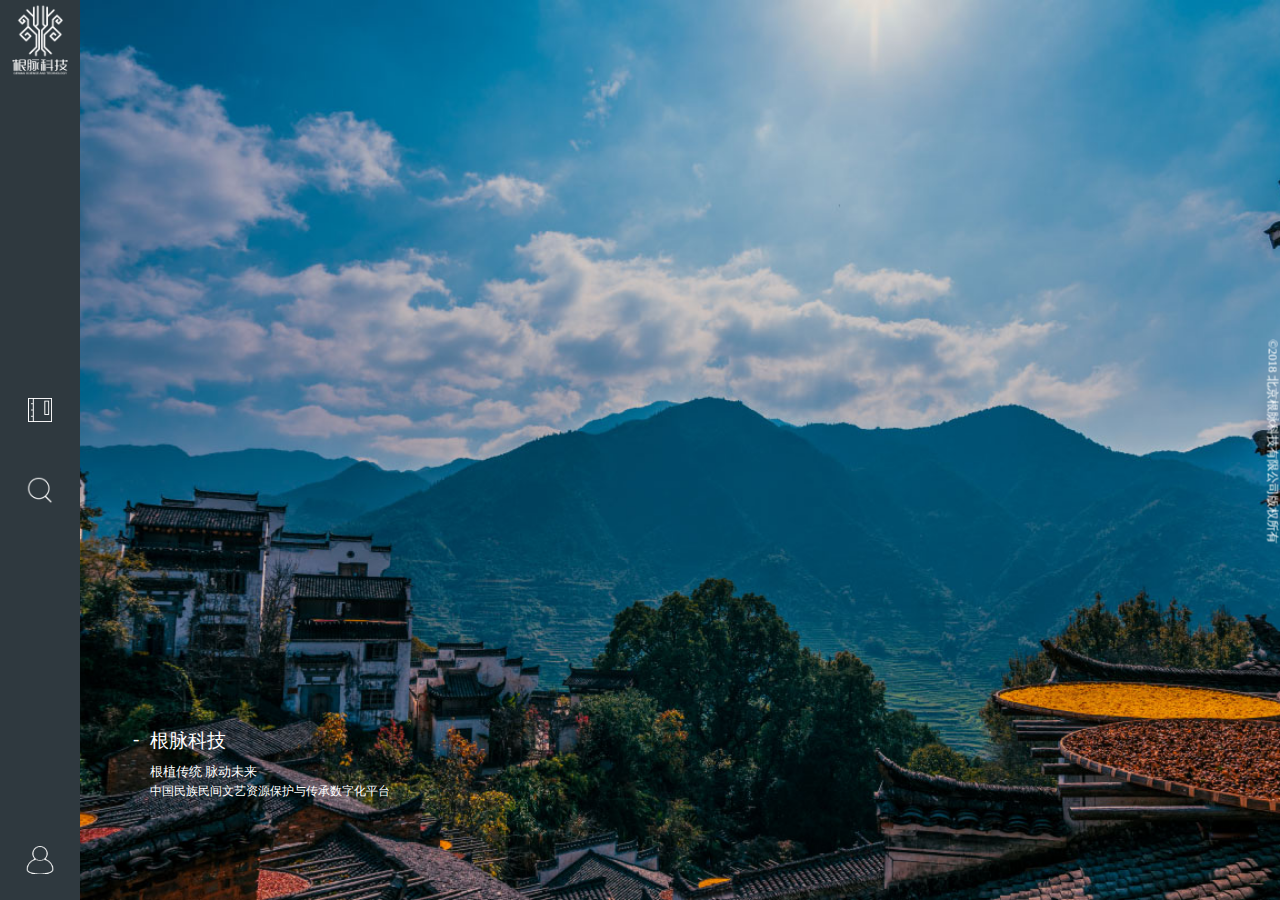
<file: index.html>
<!DOCTYPE html>
<html>
<head>
    <meta http-equiv="Content-Type" content="text/html; charset=utf-8"/>
    <title>根脉科技</title>
    <meta name="description" content=""/>
    <meta name="keywords" content=""/>
    <meta http-equiv="X-UA-Compatible" content="IE=edge,chrome=1"/>
    <link rel="stylesheet" href="css/base.css">
    <link rel="stylesheet" href="css/nanoscroller.css">
    <link rel="stylesheet" href="css/index.css"/>
    <script type="text/javascript">
        if (/(iPhone|iPad|iPod|iOS|Android)/.test(navigator.userAgent)) {
            var version = parseFloat(RegExp.$1);
            if (version > 2.3) {
                var phoneScale = parseInt(window.screen.width) / 375;
                document.write('<meta name="viewport" content="width=375, minimum-scale = ' + phoneScale + ', maximum-scale = ' +
                    phoneScale + ', initial-scale=' + phoneScale + ', target-densitydpi=device-dpi, user-scalable=no">');
            } else {
                document.write('<meta name="viewport" content="width=375, target-densitydpi=device-dpi">');
            }
        } else {
            document.write('<meta name="viewport" content="width=375, user-scalable=no, target-densitydpi=device-dpi">');
        }
    </script>
</head>
<body class="clearfix">
<!--header start-->
<header id="header" class="pull-left">
    <!--logo start-->
    <a href="index.html" class="logo" title="根脉科技">
        <img src="img/logo.png" alt="根脉科技">
    </a>
    <!--logo end-->
    <!--search start-->
    <div>
        <a href="feature.html" class="feature" title="乐器测量">
            <i></i>
        </a>
        <a class="search" title="检索">
            <i></i>
        </a>
    </div>

    <!--search end-->
    <!--login start-->
    <a class="login" title="登录">
        <i><img src="img/login.png" alt=""></i>
    </a>
    <!--login end-->
</header>
<!--header end-->

<!--main start-->
<main id="main" class="clearfix">
    <!--title start-->
    <div class="title">
        <h1><span>-</span>根脉科技</h1>
        <h2>根植传统 脉动未来</h2>
        <p>中国民族民间文艺资源保护与传承数字化平台</p>
    </div>
    <!--title end-->
</main>
<!--main end-->

<!--footer start-->
<footer class="footer">
    <p>&copy;2018 北京根脉科技有限公司版权所有</p>
</footer>
<!--footer end-->

<!--popover-group start-->
<!--register start-->
<div id="register">
    <div class="nano">
        <div class="nano-content">
            <div>
                <div class="reg-title">
                    <i class="border-left"></i>
                    <h2>注册</h2>
                    <i class="border-right"></i>
                </div>
                <form>
                    <div>
                        <input type="tel" placeholder="请输入手机号码" required>
                    </div>
                    <div>
                        <input type="text" placeholder="请输入验证码" required>
                        <button type="button" class="getCode">获取验证码</button>
                    </div>
                    <div>
                        <input type="password" placeholder="请输入密码，长度为6~18个字符" minlength="6" maxlength="18" required>
                    </div>
                    <div class="pass">
                        <input type="password" placeholder="请输入密码，长度为6~18个字符" minlength="6" maxlength="18" required>
                    </div>
                    <div class="check">
                        <label><input type="checkbox" value="同意协议" disabled></label>
                        <small class="regi">同意协议</small>
                    </div>
                    <input type="submit" value="登录">
                </form>
                <p id="black"><a>返回登录</a></p>
            </div>
        </div>
    </div>
</div>
<!--register end-->

<!--enter start-->
<div id="enter">
    <div class="nano">
        <div class="nano-content">
            <div>
                <div class="reg-title">
                    <i class="border-left"></i>
                    <h2>登录</h2>
                    <i class="border-right"></i>
                </div>
                <form>
                    <div>
                        <input type="tel" placeholder="请输入手机号码" required>
                    </div>
                    <div>
                        <input type="text" placeholder="请输入验证码" required>
                        <button type="button" class="getCode">获取验证码</button>
                    </div>
                    <div class="pass">
                        <input type="password" placeholder="请输入密码" required>
                    </div>
                    <div class="check">
                        <label><input type="checkbox" value="同意协议" disabled></label>
                        <small class="ent">同意协议</small>
                    </div>
                    <input type="submit" value="登录" class="enter">
                </form>
                <p><a id="reg">立即注册</a><a id="findPass">忘记密码</a></p>
            </div>
        </div>
    </div>
</div>
<!--enter end-->

<!--protocol start-->
<div id="protocol">
    <div class="nano">
        <div class="nano-content">
            <div>
                <a class="close back" title="返回上一级">←</a>
                <div class="reg-title">
                    <i class="border"></i>
                    <h2>协议</h2>
                    <i class="border"></i>
                </div>
                <p class="proText">
                    1928年2月—
                    2013年9月21日，安徽天长人，中国杰出的音乐家、国家一级作曲家在长期的革命和音乐创作、指挥生涯中，何仿写出了《毛泽东的战士人民的兵》、《前进在陆地天空海洋》、《五个炊事兵》、《我们是千里海防的巡逻兵》、《我的名字叫中国》等一批激动人心、广泛流传的歌曲和《大翻身》等歌剧音乐，在全国全军多次获奖，并收集、加工、整理江苏民歌《茉莉花》。1949
                    年7月6日，在中华全国文学艺术工作者第一次代表大会举行的音乐会上，何仿指挥第三野战军文工团演唱《淮海战役组歌》，毛泽东主席听后高兴地说，三野的仗打得好，歌也唱得好。1964年，参加指挥音乐舞蹈史诗《东方红》1928年2月—
                    2013年9月21日，安徽天长人，中国杰出的音乐家、国家一级作曲家在长期的革命和音乐创作、指挥生涯中，何仿写出了《毛泽东的战士人民的兵》、《前进在陆地天空海洋》、《五个炊事兵》、《我们是千里海防的巡逻兵》、《我的名字叫中国》等一批激动人心、广泛流传的歌曲和《大翻身》等歌剧音乐，在全国全军多次获奖，并收集、加工、整理江苏民歌《茉莉花》。1949
                    年7月6日，在中华全国文学艺术工作者第一次代表大会举行的音乐会上，何仿指挥第三野战军文工团演唱《淮海战役组歌》，毛泽东主席听后高兴地说，三野的仗打得好，歌也唱得好。1964年，参加指挥音乐舞蹈史诗《东方红》1928年2月—
                    2013年9月21日，安徽天长人，中国杰出的音乐家、国家一级作曲家在长期的革命和音乐创作、指挥生涯中
                </p>
                <div class="check">
                    <label><input type="checkbox" value="同意协议">我已阅读并同意以上协议</label>
                </div>
                <button type="button" class='disabled close' disabled>确定</button>
            </div>
        </div>
    </div>
</div>
<!--protocol end-->

<!--find start-->
<div id="find">
    <div class="nano">
        <div class="nano-content">
            <div>
                <div class="reg-title">
                    <i class="border-left"></i>
                    <h2>找回密码</h2>
                    <i class="border-right"></i>
                </div>
                <form>
                    <div>
                        <input type="tel" placeholder="请输入手机号码" required>
                    </div>
                    <div>
                        <input type="text" placeholder="请输入验证码" required>
                        <button type="button" class="getCode">获取验证码</button>
                    </div>
                    <div>
                        <input type="password" placeholder="请输入新密码" minlength="6" maxlength="18" required>
                    </div>
                    <input type="submit" value="确定">
                </form>
                <p><a id="blackEnter">返回登录</a></p>
            </div>
        </div>
    </div>
</div>
<!--find end-->

<!--search start-->
<div id="search">
    <div class="searchBox">
        <div class="nano">
            <div class="nano-content">
                <!--full-text-->
                <div class="full-text">
                    <div class="searchTitle">
                        <i class="border-left"></i>
                        <h2>全文检索</h2>
                        <i class="border-right"></i>
                    </div>
                    <form action="" method="post">
                        <label><input type="search"></label>
                        <input type="submit" value="">
                    </form>
                </div>
                <!--expert-->
                <div class="expert">
                    <div class="searchTitle">
                        <i class="border-left"></i>
                        <h2>专业检索</h2>
                        <i class="border-right"></i>
                    </div>
                    <ul class="expertlist list">
                        <li>文学</li>
                        <li>戏曲</li>
                        <li>曲艺</li>
                        <li>舞蹈</li>
                        <li>音乐</li>
                    </ul>
                </div>
                <!--territory-->
                <div class="territory">
                    <div class="searchTitle">
                        <i class="border-left"></i>
                        <h2>地域</h2>
                        <i class="border-right"></i>
                    </div>
                    <div>
                        <label for="province">省份</label>
                        <input type="text" id="province" value="">
                        <label for="city">城市</label>
                        <input type="text" id="city" value="">
                        <label for="counties">县区</label>
                        <input type="text" id="counties" value="">
                    </div>
                </div>
                <!--classify-->
                <div class="classify">
                    <div class="searchTitle">
                        <i class="border-left"></i>
                        <h2>分类检索</h2>
                        <i class="border-right"></i>
                    </div>
                    <ul class="classlist list">
                        <li><a href="retrieval1.html?key1=音频">音频</a></li>
                        <li><a href="retrieval1.html?key1=视频">视频</a></li>
                        <li><a href="retrieval1.html?key1=图片">图片</a></li>
                        <li><a href="retrieval1.html?key1=其他">其他</a></li>
                        <li><a href="retrieval1.html?key1=谱例">谱例</a>i>
                        <li><a href="retrieval1.html?key1=文本">文本</a></li>
                    </ul>
                </div>
            </div>
        </div>
    </div>
</div>
<!--search end-->

<!--list-group start-->
<div class="list2">
    <div class="nano">
        <div class="nano-content">
            <ul>
                <li>民族乐曲</li>
                <li>少数民族乐曲</li>
                <li>民族乐曲</li>
                <li>少数民族乐曲</li>
                <li>民族乐曲</li>
                <li>少数民族乐曲</li>
                <li>民族乐曲</li>
                <li>少数民族乐曲</li>
                <li>民族乐曲</li>
                <li>少数民族乐曲</li>
                <li>民族乐曲</li>
                <li>少数民族乐曲</li>
                <li>民族乐曲</li>
                <li>少数民族乐曲</li>
                <li>民族乐曲</li>
                <li>少数民族乐曲</li>
                <li>民族乐曲</li>
                <li>少数民族乐曲</li>
                <li>民族乐曲</li>
                <li>少数民族乐曲</li>
                <li>民族乐曲</li>
                <li>少数民族乐曲</li>
                <li>民族乐曲</li>
                <li>少数民族乐曲</li>
                <li>民族乐曲</li>
                <li>少数民族乐曲</li>
                <li>民族乐曲</li>
                <li>少数民族乐曲</li>
            </ul>
        </div>
    </div>
</div>
<div class="list3">
    <div class="nano">
        <div class="nano-content">
            <ul>
                <li>吹奏乐曲</li>
                <li>弓弦乐曲</li>
                <li>弹拨乐曲</li>
                <li>打击乐曲</li>
                <li>乐曲合奏曲</li>
                <li>其他</li>
                <li>吹奏乐曲</li>
                <li>弓弦乐曲</li>
                <li>弹拨乐曲</li>
                <li>打击乐曲</li>
                <li>乐曲合奏曲</li>
                <li>其他</li>
                <li>吹奏乐曲</li>
                <li>弓弦乐曲</li>
                <li>弹拨乐曲</li>
                <li>打击乐曲</li>
                <li>乐曲合奏曲</li>
                <li>其他</li>
                <li>吹奏乐曲</li>
                <li>弓弦乐曲</li>
                <li>弹拨乐曲</li>
                <li>打击乐曲</li>
                <li>乐曲合奏曲</li>
                <li>其他</li>
            </ul>
        </div>
    </div>
</div>
<div class="list4">
    <div class="nano">
        <div class="nano-content">
            <ul>
                <li>古琴乐曲</li>
                <li>月琴乐曲</li>
                <li>古筝古瑟乐曲</li>
                <li>琵琶乐曲</li>
                <li>三弦四弦乐曲</li>
                <li>其他乐曲</li>
                <li>古琴乐曲</li>
                <li>月琴乐曲</li>
                <li>古筝古瑟乐曲</li>
                <li>琵琶乐曲</li>
                <li>三弦四弦乐曲</li>
                <li>其他乐曲</li>
                <li>古琴乐曲</li>
                <li>月琴乐曲</li>
                <li>古筝古瑟乐曲</li>
                <li>琵琶乐曲</li>
                <li>三弦四弦乐曲</li>
                <li>其他乐曲</li>
                <li>古琴乐曲</li>
                <li>月琴乐曲</li>
                <li>古筝古瑟乐曲</li>
                <li>琵琶乐曲</li>
                <li>三弦四弦乐曲</li>
                <li>其他乐曲</li>
                <li>古琴乐曲</li>
                <li>月琴乐曲</li>
                <li>古筝古瑟乐曲</li>
                <li>琵琶乐曲</li>
                <li>三弦四弦乐曲</li>
                <li>其他乐曲</li>
            </ul>
        </div>
    </div>
</div>
<!--list-group end-->
<!--popover-group end-->

<!--退出登录 start-->
<div id="dropOut" class="dropOut">
    <ul>
        <li>退出登录</li>
    </ul>
</div>
<!--退出登录 end-->

<!-- mask start -->
<div id="mask" class="mask"></div>
<!-- mask end -->

<script src="js/jquery-2.1.0.js"></script>
<script src="js/jquery.nanoscroller.js"></script>
<script src="js/index.js"></script>
</body>
</html>
</file>
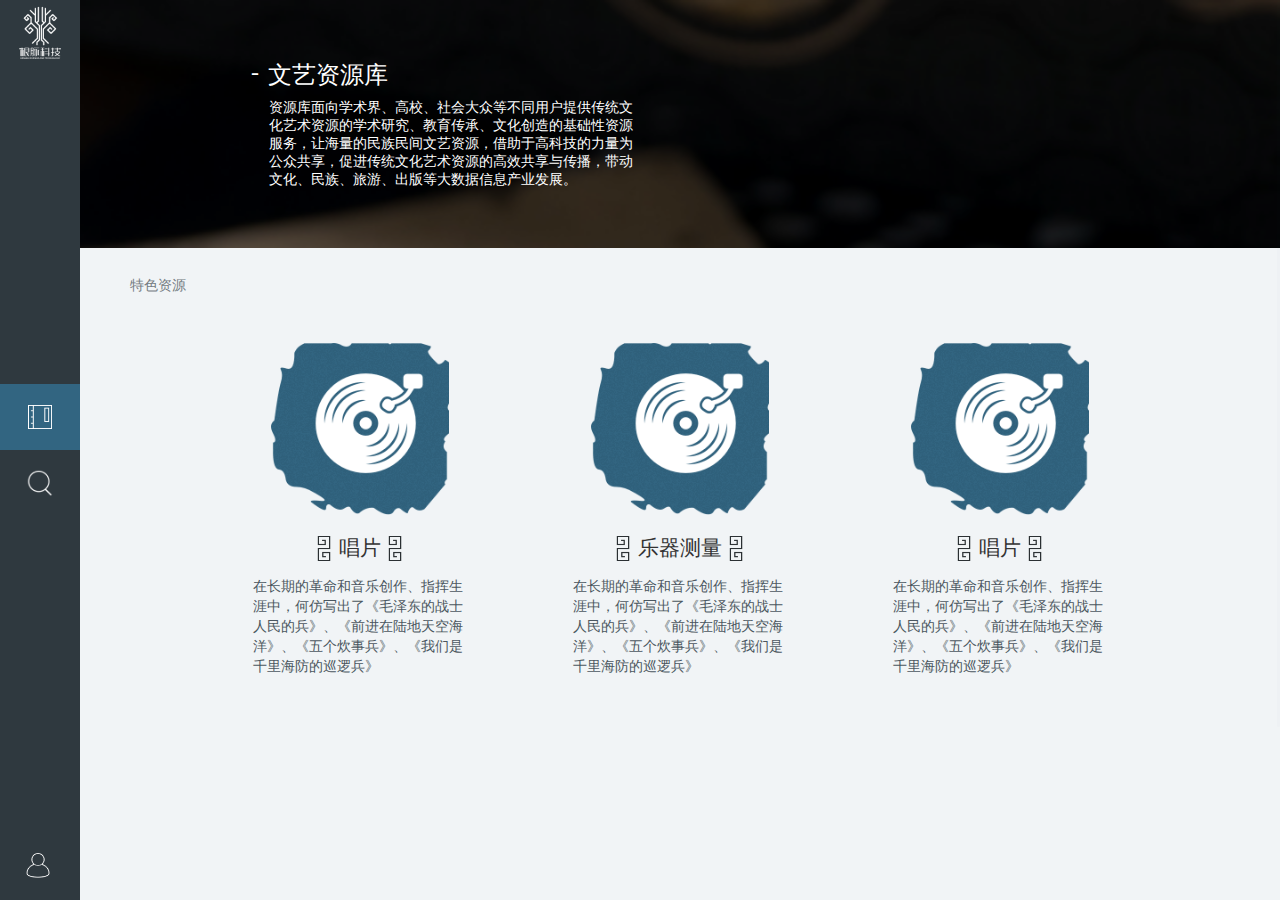
<file: feature.html>
<!DOCTYPE html>
<html>
<head>
    <meta http-equiv="Content-Type" content="text/html; charset=utf-8"/>
    <title>根脉科技</title>
    <meta name="description" content=""/>
    <meta name="keywords" content=""/>
    <meta http-equiv="X-UA-Compatible" content="IE=edge,chrome=1"/>
    <link rel="stylesheet" href="css/base.css">
    <link rel="stylesheet" href="css/nanoscroller.css">
    <link rel="stylesheet" href="css/index.css"/>
    <link rel="stylesheet" href="css/feature.css"/>
    <script type="text/javascript">
        if (/(iPhone|iPad|iPod|iOS|Android)/.test(navigator.userAgent)) {
            var version = parseFloat(RegExp.$1);
            if (version > 2.3) {
                var phoneScale = parseInt(window.screen.width) / 375;
                document.write('<meta name="viewport" content="width=375, minimum-scale = ' + phoneScale + ', maximum-scale = ' +
                    phoneScale + ', initial-scale=' + phoneScale + ', target-densitydpi=device-dpi, user-scalable=no">');
            } else {
                document.write('<meta name="viewport" content="width=375, target-densitydpi=device-dpi">');
            }
        } else {
            document.write('<meta name="viewport" content="width=375, user-scalable=no, target-densitydpi=device-dpi">');
        }
    </script>
</head>
<body>
<!--header start-->
<header id="header" class="pull-left">
    <!--logo start-->
    <a href="index.html" class="logo" title="根脉科技">
        <img src="img/logo.png" alt="根脉科技">
    </a>
    <!--logo end-->
    <!--search start-->
    <div>
        <a href="feature.html" class="feature active" title="乐器测量">
            <i></i>
        </a>
        <a class="search" title="检索">
            <i></i>
        </a>
    </div>

    <!--search end-->
    <!--login start-->
    <a class="login" title="登录">
        <i><img src="img/login.png" alt=""></i>
    </a>
    <!--login end-->
</header>
<!--header end-->
<!--main start-->

<main id="main" class="clearfix">
    <div class="nano">
        <div class="nano-content">
            <!--banner start-->
            <div class="banner">
                <div class="width">
                    <h1><span>-</span>文艺资源库</h1>
                    <p>
                        资源库面向学术界、高校、社会大众等不同用户提供传统文化艺术资源的学术研究、教育传承、文化创造的基础性资源服务，让海量的民族民间文艺资源，借助于高科技的力量为公众共享，促进传统文化艺术资源的高效共享与传播，带动文化、民族、旅游、出版等大数据信息产业发展。</p>
                </div>
            </div>
            <!--banner end-->
            <section class="main">
                <!--位置导航开始-->
                <div class="crumb">
                    <ol>
                        <li><a href="">特色资源</a></li>
                    </ol>
                </div>
                <!--位置导航结束-->
                <!--内容开始-->
                <div class="result">
                    <ul class="clearfix">
                        <li>
                            <i><img src="img/唱片.png" alt="唱片"></i>
                            <div class="reg-title">
                                <i class="border"></i>
                                <h2>唱片</h2>
                                <i class="border"></i>
                            </div>
                            <p>
                                在长期的革命和音乐创作、指挥生涯中，何仿写出了《毛泽东的战士人民的兵》、《前进在陆地天空海洋》、《五个炊事兵》、《我们是千里海防的巡逻兵》
                            </p>
                        </li>
                        <li>
                            <i><img src="img/唱片.png" alt="唱片"></i>
                            <div class="reg-title">
                                <i class="border"></i>
                                <h2>乐器测量</h2>
                                <i class="border"></i>
                            </div>
                            <p>
                                在长期的革命和音乐创作、指挥生涯中，何仿写出了《毛泽东的战士人民的兵》、《前进在陆地天空海洋》、《五个炊事兵》、《我们是千里海防的巡逻兵》
                            </p>
                        </li>
                        <li>
                            <i><img src="img/唱片.png" alt="唱片"></i>
                            <div class="reg-title">
                                <i class="border"></i>
                                <h2>唱片</h2>
                                <i class="border"></i>
                            </div>
                            <p>
                                在长期的革命和音乐创作、指挥生涯中，何仿写出了《毛泽东的战士人民的兵》、《前进在陆地天空海洋》、《五个炊事兵》、《我们是千里海防的巡逻兵》
                            </p>
                        </li>
                    </ul>
                </div>
                <!--内容结束-->
            </section>
            <!--footer start-->
            <footer class="footer">
                <p>&copy;2018 北京根脉科技有限公司版权所有</p>
            </footer>
            <!--footer end-->
        </div>
    </div>
</main>

<!--main end-->

<!--popover-group start-->
<!--register start-->
<div id="register">
    <div class="nano">
        <div class="nano-content">
            <div>
                <div class="reg-title">
                    <i class="border-left"></i>
                    <h2>注册</h2>
                    <i class="border-right"></i>
                </div>
                <form>
                    <div>
                        <input type="tel" placeholder="请输入手机号码" required>
                    </div>
                    <div>
                        <input type="text" placeholder="请输入验证码" required>
                        <button type="button" class="getCode">获取验证码</button>
                    </div>
                    <div>
                        <input type="password" placeholder="请输入密码，长度为6~18个字符" minlength="6" maxlength="18" required>
                    </div>
                    <div class="pass">
                        <input type="password" placeholder="请输入密码，长度为6~18个字符" minlength="6" maxlength="18" required>
                    </div>
                    <div class="check">
                        <label><input type="checkbox" value="同意协议" disabled></label>
                        <small class="regi">同意协议</small>
                    </div>
                    <input type="submit" value="登录">
                </form>
                <p id="black"><a>返回登录</a></p>
            </div>
        </div>
    </div>
</div>
<!--register end-->

<!--enter start-->
<div id="enter">
    <div class="nano">
        <div class="nano-content">
            <div>
                <div class="reg-title">
                    <i class="border-left"></i>
                    <h2>登录</h2>
                    <i class="border-right"></i>
                </div>
                <form>
                    <div>
                        <input type="tel" placeholder="请输入手机号码" required>
                    </div>
                    <div>
                        <input type="text" placeholder="请输入验证码" required>
                        <button type="button" class="getCode">获取验证码</button>
                    </div>
                    <div class="pass">
                        <input type="password" placeholder="请输入密码" required>
                    </div>
                    <div class="check">
                        <label><input type="checkbox" value="同意协议" disabled></label>
                        <small class="ent">同意协议</small>
                    </div>
                    <input type="submit" value="登录" class="enter">
                </form>
                <p><a id="reg">立即注册</a><a id="findPass">忘记密码</a></p>
            </div>
        </div>
    </div>
</div>
<!--enter end-->

<!--protocol start-->
<div id="protocol">
    <div class="nano">
        <div class="nano-content">
            <div>
                <a class="close back" title="返回上一级">←</a>
                <div class="reg-title">
                    <i class="border"></i>
                    <h2>协议</h2>
                    <i class="border"></i>
                </div>
                <p class="proText">
                    1928年2月—
                    2013年9月21日，安徽天长人，中国杰出的音乐家、国家一级作曲家在长期的革命和音乐创作、指挥生涯中，何仿写出了《毛泽东的战士人民的兵》、《前进在陆地天空海洋》、《五个炊事兵》、《我们是千里海防的巡逻兵》、《我的名字叫中国》等一批激动人心、广泛流传的歌曲和《大翻身》等歌剧音乐，在全国全军多次获奖，并收集、加工、整理江苏民歌《茉莉花》。1949
                    年7月6日，在中华全国文学艺术工作者第一次代表大会举行的音乐会上，何仿指挥第三野战军文工团演唱《淮海战役组歌》，毛泽东主席听后高兴地说，三野的仗打得好，歌也唱得好。1964年，参加指挥音乐舞蹈史诗《东方红》1928年2月—
                    2013年9月21日，安徽天长人，中国杰出的音乐家、国家一级作曲家在长期的革命和音乐创作、指挥生涯中，何仿写出了《毛泽东的战士人民的兵》、《前进在陆地天空海洋》、《五个炊事兵》、《我们是千里海防的巡逻兵》、《我的名字叫中国》等一批激动人心、广泛流传的歌曲和《大翻身》等歌剧音乐，在全国全军多次获奖，并收集、加工、整理江苏民歌《茉莉花》。1949
                    年7月6日，在中华全国文学艺术工作者第一次代表大会举行的音乐会上，何仿指挥第三野战军文工团演唱《淮海战役组歌》，毛泽东主席听后高兴地说，三野的仗打得好，歌也唱得好。1964年，参加指挥音乐舞蹈史诗《东方红》1928年2月—
                    2013年9月21日，安徽天长人，中国杰出的音乐家、国家一级作曲家在长期的革命和音乐创作、指挥生涯中
                </p>
                <div class="check">
                    <label><input type="checkbox" value="同意协议">我已阅读并同意以上协议</label>
                </div>
                <button type="button" class='disabled close' disabled>确定</button>
            </div>
        </div>
    </div>
</div>
<!--protocol end-->

<!--find start-->
<div id="find">
    <div class="nano">
        <div class="nano-content">
            <div>
                <div class="reg-title">
                    <i class="border-left"></i>
                    <h2>找回密码</h2>
                    <i class="border-right"></i>
                </div>
                <form>
                    <div>
                        <input type="tel" placeholder="请输入手机号码" required>
                    </div>
                    <div>
                        <input type="text" placeholder="请输入验证码" required>
                        <button type="button" class="getCode">获取验证码</button>
                    </div>
                    <div>
                        <input type="password" placeholder="请输入新密码" minlength="6" maxlength="18" required>
                    </div>
                    <input type="submit" value="确定">
                </form>
                <p><a id="blackEnter">返回登录</a></p>
            </div>
        </div>
    </div>
</div>
<!--find end-->

<!--search start-->
<div id="search">
    <div class="searchBox">
        <div class="nano">
            <div class="nano-content">
                <!--full-text-->
                <div class="full-text">
                    <div class="searchTitle">
                        <i class="border-left"></i>
                        <h2>全文检索</h2>
                        <i class="border-right"></i>
                    </div>
                    <form>
                        <label><input type="search"></label>
                        <input type="submit" value="">
                    </form>
                </div>
                <!--expert-->
                <div class="expert">
                    <div class="searchTitle">
                        <i class="border-left"></i>
                        <h2>专业检索</h2>
                        <i class="border-right"></i>
                    </div>
                    <ul class="expertlist list">
                        <li>文学</li>
                        <li>戏曲</li>
                        <li>曲艺</li>
                        <li>舞蹈</li>
                        <li>音乐</li>
                    </ul>
                </div>
                <!--territory-->
                <div class="territory">
                    <div class="searchTitle">
                        <i class="border-left"></i>
                        <h2>地域</h2>
                        <i class="border-right"></i>
                    </div>
                    <div>
                        <label for="province">省份</label>
                        <input type="text" id="province" value="">
                        <label for="city">城市</label>
                        <input type="text" id="city" value="">
                        <label for="counties">县区</label>
                        <input type="text" id="counties" value="">
                    </div>
                </div>
                <!--classify-->
                <div class="classify">
                    <div class="searchTitle">
                        <i class="border-left"></i>
                        <h2>分类检索</h2>
                        <i class="border-right"></i>
                    </div>
                    <ul class="classlist list">
                        <li><a href="retrieval1.html?key1=音频">音频</a></li>
                        <li><a href="retrieval1.html?key1=视频">视频</a></li>
                        <li><a href="retrieval1.html?key1=图片">图片</a></li>
                        <li><a href="retrieval1.html?key1=其他">其他</a></li>
                        <li><a href="retrieval1.html?key1=谱例">谱例</a>i>
                        <li><a href="retrieval1.html?key1=文本">文本</a></li>
                    </ul>
                </div>
            </div>
        </div>
    </div>
</div>
<!--search end-->

<!--list-group start-->
<div class="list2">
    <div class="nano">
        <div class="nano-content">
            <ul>
                <li>民族乐曲</li>
                <li>少数民族乐曲</li>
                <li>民族乐曲</li>
                <li>少数民族乐曲</li>
                <li>民族乐曲</li>
                <li>少数民族乐曲</li>
                <li>民族乐曲</li>
                <li>少数民族乐曲</li>
                <li>民族乐曲</li>
                <li>少数民族乐曲</li>
                <li>民族乐曲</li>
                <li>少数民族乐曲</li>
                <li>民族乐曲</li>
                <li>少数民族乐曲</li>
                <li>民族乐曲</li>
                <li>少数民族乐曲</li>
                <li>民族乐曲</li>
                <li>少数民族乐曲</li>
                <li>民族乐曲</li>
                <li>少数民族乐曲</li>
                <li>民族乐曲</li>
                <li>少数民族乐曲</li>
                <li>民族乐曲</li>
                <li>少数民族乐曲</li>
                <li>民族乐曲</li>
                <li>少数民族乐曲</li>
                <li>民族乐曲</li>
                <li>少数民族乐曲</li>
            </ul>
        </div>
    </div>
</div>
<div class="list3">
    <div class="nano">
        <div class="nano-content">
            <ul>
                <li>吹奏乐曲</li>
                <li>弓弦乐曲</li>
                <li>弹拨乐曲</li>
                <li>打击乐曲</li>
                <li>乐曲合奏曲</li>
                <li>其他</li>
                <li>吹奏乐曲</li>
                <li>弓弦乐曲</li>
                <li>弹拨乐曲</li>
                <li>打击乐曲</li>
                <li>乐曲合奏曲</li>
                <li>其他</li>
                <li>吹奏乐曲</li>
                <li>弓弦乐曲</li>
                <li>弹拨乐曲</li>
                <li>打击乐曲</li>
                <li>乐曲合奏曲</li>
                <li>其他</li>
                <li>吹奏乐曲</li>
                <li>弓弦乐曲</li>
                <li>弹拨乐曲</li>
                <li>打击乐曲</li>
                <li>乐曲合奏曲</li>
                <li>其他</li>
            </ul>
        </div>
    </div>
</div>
<div class="list4">
    <div class="nano">
        <div class="nano-content">
            <ul>
                <li>古琴乐曲</li>
                <li>月琴乐曲</li>
                <li>古筝古瑟乐曲</li>
                <li>琵琶乐曲</li>
                <li>三弦四弦乐曲</li>
                <li>其他乐曲</li>
                <li>古琴乐曲</li>
                <li>月琴乐曲</li>
                <li>古筝古瑟乐曲</li>
                <li>琵琶乐曲</li>
                <li>三弦四弦乐曲</li>
                <li>其他乐曲</li>
                <li>古琴乐曲</li>
                <li>月琴乐曲</li>
                <li>古筝古瑟乐曲</li>
                <li>琵琶乐曲</li>
                <li>三弦四弦乐曲</li>
                <li>其他乐曲</li>
                <li>古琴乐曲</li>
                <li>月琴乐曲</li>
                <li>古筝古瑟乐曲</li>
                <li>琵琶乐曲</li>
                <li>三弦四弦乐曲</li>
                <li>其他乐曲</li>
                <li>古琴乐曲</li>
                <li>月琴乐曲</li>
                <li>古筝古瑟乐曲</li>
                <li>琵琶乐曲</li>
                <li>三弦四弦乐曲</li>
                <li>其他乐曲</li>
            </ul>
        </div>
    </div>
</div>
<!--list-group end-->
<!--popover-group end-->
<!--退出登录 start-->
<div id="dropOut" class="dropOut">
    <ul>
        <li>退出登录</li>
    </ul>
</div>
<!--退出登录 end-->
<!-- mask start -->
<div id="mask" class="mask none"></div>
<!-- mask end -->


<script src="js/jquery-2.1.0.js"></script>
<script type="text/javascript" src="js/jquery.nanoscroller.js"></script>
<script type="text/javascript" src="js/index.js"></script>

</body>
</html>
</file>
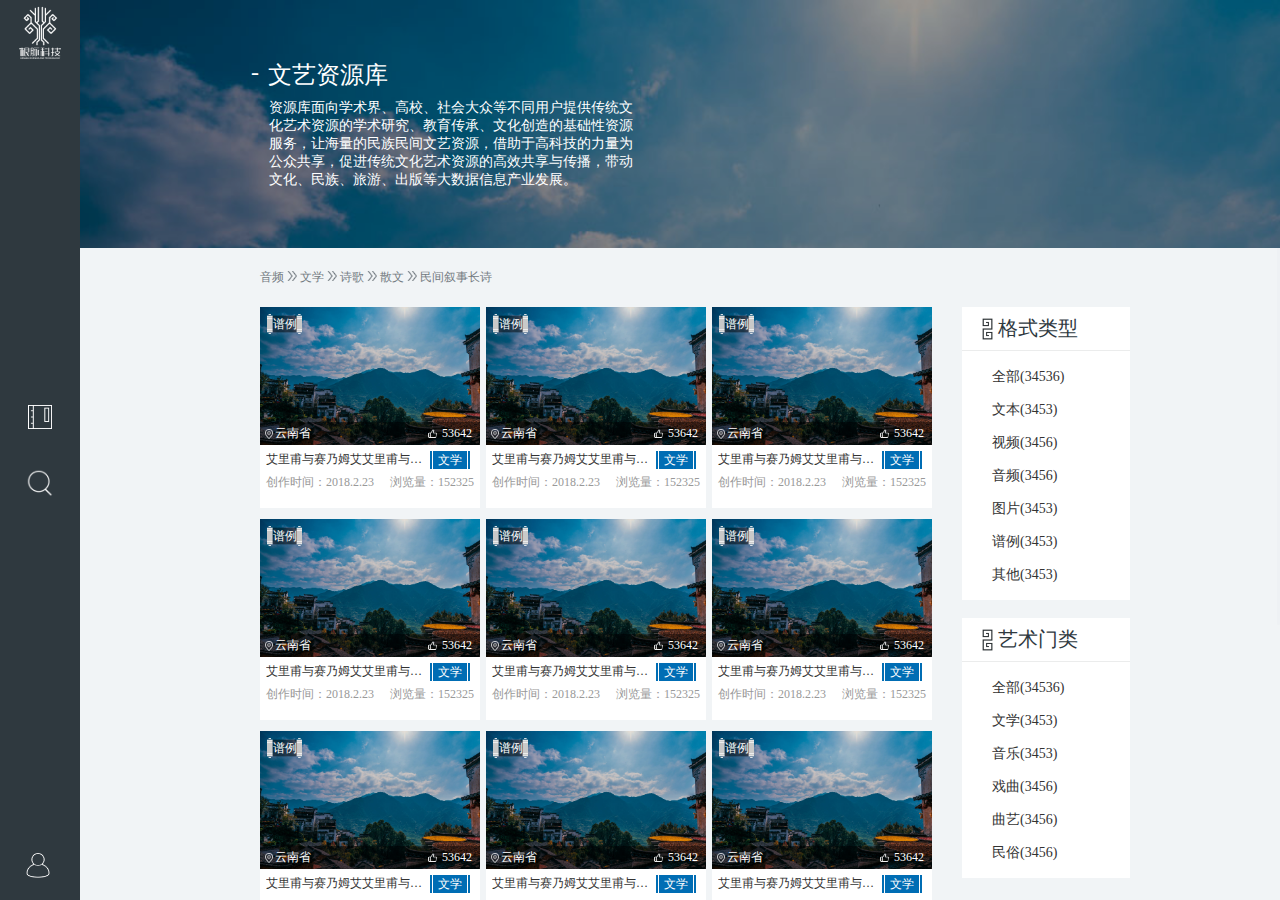
<file: retrieval1.html>
<!DOCTYPE html>
<html>
	<head>
		<meta http-equiv="Content-Type" content="text/html; charset=utf-8" />
		<title>根脉科技</title>
		<meta name="description" content="" />
		<meta name="keywords" content="" />
		<meta http-equiv="X-UA-Compatible" content="IE=edge,chrome=1" />
		<link rel="stylesheet" href="css/base.css">
		<link rel="stylesheet" href="css/nanoscroller.css">
		<link rel="stylesheet" href="css/index.css" />
		<link rel="stylesheet" href="css/retrieval1.css" />
		<script type="text/javascript">
			if (/(iPhone|iPad|iPod|iOS|Android)/.test(navigator.userAgent)) {
				var version = parseFloat(RegExp.$1);
				if (version > 2.3) {
					var phoneScale = parseInt(window.screen.width) / 375;
					document.write('<meta name="viewport" content="width=375, minimum-scale = ' + phoneScale + ', maximum-scale = ' +
						phoneScale + ', initial-scale=' + phoneScale + ', target-densitydpi=device-dpi, user-scalable=no">');
				} else {
					document.write('<meta name="viewport" content="width=375, target-densitydpi=device-dpi">');
				}
			} else {
				document.write('<meta name="viewport" content="width=375, user-scalable=no, target-densitydpi=device-dpi">');
			}
		</script>
	</head>
	<body>
		<!--header start-->
		<header id="header" class="pull-left">
			<!--logo start-->
			<a href="index.html" class="logo" title="根脉科技">
				<img src="img/logo.png" alt="根脉科技">
			</a>
			<!--logo end-->
			<!--search start-->
			<div>
				<a href="feature.html" class="feature" title="乐器测量">
					<i></i>
				</a>
				<a class="search" title="检索">
					<i></i>
				</a>
			</div>

			<!--search end-->
			<!--login start-->
			<a class="login" title="登录">
				<i><img src="img/login.png" alt=""></i>
			</a>
			<!--login end-->
		</header>
		<!--header end-->
		<!--main start-->

		<main id="main" class="clearfix">
			<div class="nano">
				<div class="nano-content">
					<!--banner start-->
					<div class="banner">
						<div class="width">
							<h1><span>-</span>文艺资源库</h1>
							<p>
								资源库面向学术界、高校、社会大众等不同用户提供传统文化艺术资源的学术研究、教育传承、文化创造的基础性资源服务，让海量的民族民间文艺资源，借助于高科技的力量为公众共享，促进传统文化艺术资源的高效共享与传播，带动文化、民族、旅游、出版等大数据信息产业发展。</p>
						</div>
					</div>
					<!--banner end-->
					<section class="main">
						<!--位置导航开始-->
						<div class="crumb" id="crumb">
							<ol>
								<li><a href="">音频</a>&nbsp;<i></i>&nbsp;</li>
								<li><a href="">文学</a>&nbsp;<i></i>&nbsp;</li>
								<li><a href="">诗歌</a>&nbsp;<i></i>&nbsp;</li>
								<li><a href="">散文</a>&nbsp;<i></i>&nbsp;</li>
								<li><a href="">民间叙事长诗</a></li>
							</ol>
						</div>
						<!--位置导航结束-->
						<div>
							<!--搜索结果开始-->
							<div id="result">
								<ul class="clearfix">
									<li>
										<div>
											<div class="top">
												<a href="retrieval2.html">
													<img src="img/bg.jpg" width="100%" height="100%" alt="">
												</a>
												<span>谱例</span>
												<p><span class="add">云南省</span><span class="praise">53642</span></p>
											</div>
											<div class="bottom">
												<h2 class="ellipsis">艾里甫与赛乃姆艾艾里甫与赛乃姆艾<span>文学</span></h2>
												<p>
													<time>创作时间：2018.2.23</time>
													<span>浏览量：152325</span></p>
											</div>
										</div>
									</li>
									<li>
										<div>
											<div class="top">
												<a href="retrieval2.html">
													<img src="img/bg.jpg" width="100%" height="100%" alt="">
												</a>
												<span>谱例</span>
												<p><span class="add">云南省</span><span class="praise">53642</span></p>
											</div>
											<div class="bottom">
												<h2 class="ellipsis">艾里甫与赛乃姆艾艾里甫与赛乃姆艾<span>文学</span></h2>
												<p>
													<time>创作时间：2018.2.23</time>
													<span>浏览量：152325</span></p>
											</div>
										</div>
									</li>
									<li>
										<div>
											<div class="top">
												<a href="retrieval2.html">
													<img src="img/bg.jpg" width="100%" height="100%" alt="">
												</a>
												<span>谱例</span>
												<p><span class="add">云南省</span><span class="praise">53642</span></p>
											</div>
											<div class="bottom">
												<h2 class="ellipsis">艾里甫与赛乃姆艾艾里甫与赛乃姆艾<span>文学</span></h2>
												<p>
													<time>创作时间：2018.2.23</time>
													<span>浏览量：152325</span></p>
											</div>
										</div>
									</li>
									<li>
										<div>
											<div class="top">
												<a href="retrieval2.html">
													<img src="img/bg.jpg" width="100%" height="100%" alt="">
												</a>
												<span>谱例</span>
												<p><span class="add">云南省</span><span class="praise">53642</span></p>
											</div>
											<div class="bottom">
												<h2 class="ellipsis">艾里甫与赛乃姆艾艾里甫与赛乃姆艾<span>文学</span></h2>
												<p>
													<time>创作时间：2018.2.23</time>
													<span>浏览量：152325</span></p>
											</div>
										</div>
									</li>
									<li>
										<div>
											<div class="top">
												<a href="retrieval2.html">
													<img src="img/bg.jpg" width="100%" height="100%" alt="">
												</a>
												<span>谱例</span>
												<p><span class="add">云南省</span><span class="praise">53642</span></p>
											</div>
											<div class="bottom">
												<h2 class="ellipsis">艾里甫与赛乃姆艾艾里甫与赛乃姆艾<span>文学</span></h2>
												<p>
													<time>创作时间：2018.2.23</time>
													<span>浏览量：152325</span></p>
											</div>
										</div>
									</li>
									<li>
										<div>
											<div class="top">
												<a href="retrieval2.html">
													<img src="img/bg.jpg" width="100%" height="100%" alt="">
												</a>
												<span>谱例</span>
												<p><span class="add">云南省</span><span class="praise">53642</span></p>
											</div>
											<div class="bottom">
												<h2 class="ellipsis">艾里甫与赛乃姆艾艾里甫与赛乃姆艾<span>文学</span></h2>
												<p>
													<time>创作时间：2018.2.23</time>
													<span>浏览量：152325</span></p>
											</div>
										</div>
									</li>
									<li>
										<div>
											<div class="top">
												<a href="retrieval2.html">
													<img src="img/bg.jpg" width="100%" height="100%" alt="">
												</a>
												<span>谱例</span>
												<p><span class="add">云南省</span><span class="praise">53642</span></p>
											</div>
											<div class="bottom">
												<h2 class="ellipsis">艾里甫与赛乃姆艾艾里甫与赛乃姆艾<span>文学</span></h2>
												<p>
													<time>创作时间：2018.2.23</time>
													<span>浏览量：152325</span></p>
											</div>
										</div>
									</li>
									<li>
										<div>
											<div class="top">
												<a href="retrieval2.html">
													<img src="img/bg.jpg" width="100%" height="100%" alt="">
												</a>
												<span>谱例</span>
												<p><span class="add">云南省</span><span class="praise">53642</span></p>
											</div>
											<div class="bottom">
												<h2 class="ellipsis">艾里甫与赛乃姆艾艾里甫与赛乃姆艾<span>文学</span></h2>
												<p>
													<time>创作时间：2018.2.23</time>
													<span>浏览量：152325</span></p>
											</div>
										</div>
									</li>
									<li>
										<div>
											<div class="top">
												<a href="retrieval2.html">
													<img src="img/bg.jpg" width="100%" height="100%" alt="">
												</a>
												<span>谱例</span>
												<p><span class="add">云南省</span><span class="praise">53642</span></p>
											</div>
											<div class="bottom">
												<h2 class="ellipsis">艾里甫与赛乃姆艾艾里甫与赛乃姆艾<span>文学</span></h2>
												<p>
													<time>创作时间：2018.2.23</time>
													<span>浏览量：152325</span></p>
											</div>
										</div>
									</li>
									<li>
										<div>
											<div class="top">
												<a href="retrieval2.html">
													<img src="img/bg.jpg" width="100%" height="100%" alt="">
												</a>
												<span>谱例</span>
												<p><span class="add">云南省</span><span class="praise">53642</span></p>
											</div>
											<div class="bottom">
												<h2 class="ellipsis">艾里甫与赛乃姆艾艾里甫与赛乃姆艾<span>文学</span></h2>
												<p>
													<time>创作时间：2018.2.23</time>
													<span>浏览量：152325</span></p>
											</div>
										</div>
									</li>
									<li>
										<div>
											<div class="top">
												<a href="retrieval2.html">
													<img src="img/bg.jpg" width="100%" height="100%" alt="">
												</a>
												<span>谱例</span>
												<p><span class="add">云南省</span><span class="praise">53642</span></p>
											</div>
											<div class="bottom">
												<h2 class="ellipsis">艾里甫与赛乃姆艾艾里甫与赛乃姆艾<span>文学</span></h2>
												<p>
													<time>创作时间：2018.2.23</time>
													<span>浏览量：152325</span></p>
											</div>
										</div>
									</li>
									<li>
										<div>
											<div class="top">
												<a href="retrieval2.html">
													<img src="img/bg.jpg" width="100%" height="100%" alt="">
												</a>
												<span>谱例</span>
												<p><span class="add">云南省</span><span class="praise">53642</span></p>
											</div>
											<div class="bottom">
												<h2 class="ellipsis">艾里甫与赛乃姆艾艾里甫与赛乃姆艾<span>文学</span></h2>
												<p>
													<time>创作时间：2018.2.23</time>
													<span>浏览量：152325</span></p>
											</div>
										</div>
									</li>

								</ul>
								<div class="page">
									<a href="" class="prev">上一页</a>
									<a href="" class="active">1</a>
									<a href="">2</a>
									<a href="">3</a>
									<a href="">4</a>
									<a href="">5</a>
									<a href="">6</a>
									<a href="">...</a>
									<a href="">20</a>
									<a href="" class="next">下一页</a>
								</div>
							</div>
							<!--搜索结果结束-->

							<!--右侧导航开始-->
							<div class="sidebar" id="sidebar">
								<div class="format">
									<div class="reg-title">
										<i class="border"></i>
										<h2>格式类型</h2>
									</div>
									<ul>
										<li>全部(34536)</li>
										<li>文本(3453)</li>
										<li>视频(3456)</li>
										<li>音频(3456)</li>
										<li>图片(3453)</li>
										<li>谱例(3453)</li>
										<li>其他(3453)</li>
									</ul>
								</div>
								<div class="art">
									<div class="reg-title">
										<i class="border"></i>
										<h2>艺术门类</h2>
									</div>
									<ul>
										<li>全部(34536)</li>
										<li>文学(3453)</li>
										<li>音乐(3453)</li>
										<li>戏曲(3456)</li>
										<li>曲艺(3456)</li>
										<li>民俗(3456)</li>
									</ul>
								</div>
							</div>
							<!--右侧导航结束-->
						</div>
					</section>
					<!--footer start-->
					<footer class="footer">
						<p>&copy;2018 北京根脉科技有限公司版权所有</p>
					</footer>
					<!--footer end-->
				</div>
			</div>
		</main>

		<!--main end-->

		<!--popover-group start-->
		<!--register start-->
		<div id="register">
			<div class="nano">
				<div class="nano-content">
					<div>
						<div class="reg-title">
							<i class="border-left"></i>
							<h2>注册</h2>
							<i class="border-right"></i>
						</div>
						<form>
							<div>
								<input type="tel" placeholder="请输入手机号码" required>
							</div>
							<div>
								<input type="text" placeholder="请输入验证码" required>
								<button type="button" class="getCode">获取验证码</button>
							</div>
							<div>
								<input type="password" placeholder="请输入密码，长度为6~18个字符" minlength="6" maxlength="18" required>
							</div>
							<div class="pass">
								<input type="password" placeholder="请输入密码，长度为6~18个字符" minlength="6" maxlength="18" required>
							</div>
							<div class="check">
								<label><input type="checkbox" value="同意协议" disabled></label>
								<small class="regi">同意协议</small>
							</div>
							<input type="submit" value="登录">
						</form>
						<p id="black"><a>返回登录</a></p>
					</div>
				</div>
			</div>
		</div>
		<!--register end-->

		<!--enter start-->
		<div id="enter">
			<div class="nano">
				<div class="nano-content">
					<div>
						<div class="reg-title">
							<i class="border-left"></i>
							<h2>登录</h2>
							<i class="border-right"></i>
						</div>
						<form>
							<div>
								<input type="tel" placeholder="请输入手机号码" required>
							</div>
							<div>
								<input type="text" placeholder="请输入验证码" required>
								<button type="button" class="getCode">获取验证码</button>
							</div>
							<div class="pass">
								<input type="password" placeholder="请输入密码" required>
							</div>
							<div class="check">
								<label><input type="checkbox" value="同意协议" disabled></label>
								<small class="ent">同意协议</small>
							</div>
							<input type="submit" value="登录" class="enter">
						</form>
						<p><a id="reg">立即注册</a><a id="findPass">忘记密码</a></p>
					</div>
				</div>
			</div>
		</div>
		<!--enter end-->

		<!--protocol start-->
		<div id="protocol">
			<div class="nano">
				<div class="nano-content">
					<div>
						<a class="close back" title="返回上一级">←</a>
						<div class="reg-title">
							<i class="border"></i>
							<h2>协议</h2>
							<i class="border"></i>
						</div>
						<p class="proText">
							1928年2月—
							2013年9月21日，安徽天长人，中国杰出的音乐家、国家一级作曲家在长期的革命和音乐创作、指挥生涯中，何仿写出了《毛泽东的战士人民的兵》、《前进在陆地天空海洋》、《五个炊事兵》、《我们是千里海防的巡逻兵》、《我的名字叫中国》等一批激动人心、广泛流传的歌曲和《大翻身》等歌剧音乐，在全国全军多次获奖，并收集、加工、整理江苏民歌《茉莉花》。1949
							年7月6日，在中华全国文学艺术工作者第一次代表大会举行的音乐会上，何仿指挥第三野战军文工团演唱《淮海战役组歌》，毛泽东主席听后高兴地说，三野的仗打得好，歌也唱得好。1964年，参加指挥音乐舞蹈史诗《东方红》1928年2月—
							2013年9月21日，安徽天长人，中国杰出的音乐家、国家一级作曲家在长期的革命和音乐创作、指挥生涯中，何仿写出了《毛泽东的战士人民的兵》、《前进在陆地天空海洋》、《五个炊事兵》、《我们是千里海防的巡逻兵》、《我的名字叫中国》等一批激动人心、广泛流传的歌曲和《大翻身》等歌剧音乐，在全国全军多次获奖，并收集、加工、整理江苏民歌《茉莉花》。1949
							年7月6日，在中华全国文学艺术工作者第一次代表大会举行的音乐会上，何仿指挥第三野战军文工团演唱《淮海战役组歌》，毛泽东主席听后高兴地说，三野的仗打得好，歌也唱得好。1964年，参加指挥音乐舞蹈史诗《东方红》1928年2月—
							2013年9月21日，安徽天长人，中国杰出的音乐家、国家一级作曲家在长期的革命和音乐创作、指挥生涯中
						</p>
						<div class="check">
							<label><input type="checkbox" value="同意协议">我已阅读并同意以上协议</label>
						</div>
						<button type="button" class='disabled close' disabled>确定</button>
					</div>
				</div>
			</div>
		</div>
		<!--protocol end-->

		<!--find start-->
		<div id="find">
			<div class="nano">
				<div class="nano-content">
					<div>
						<div class="reg-title">
							<i class="border-left"></i>
							<h2>找回密码</h2>
							<i class="border-right"></i>
						</div>
						<form>
							<div>
								<input type="tel" placeholder="请输入手机号码" required>
							</div>
							<div>
								<input type="text" placeholder="请输入验证码" required>
								<button type="button" class="getCode">获取验证码</button>
							</div>
							<div>
								<input type="password" placeholder="请输入新密码" minlength="6" maxlength="18" required>
							</div>
							<input type="submit" value="确定">
						</form>
						<p><a id="blackEnter">返回登录</a></p>
					</div>
				</div>
			</div>
		</div>
		<!--find end-->

		<!--search start-->
		<div id="search">
			<div class="searchBox">
				<div class="nano">
					<div class="nano-content">
						<!--full-text-->
						<div class="full-text">
							<div class="searchTitle">
								<i class="border-left"></i>
								<h2>全文检索</h2>
								<i class="border-right"></i>
							</div>
							<form>
								<label><input type="search"></label>
								<input type="submit" value="">
							</form>
						</div>
						<!--expert-->
						<div class="expert">
							<div class="searchTitle">
								<i class="border-left"></i>
								<h2>专业检索</h2>
								<i class="border-right"></i>
							</div>
							<ul class="expertlist list">
								<li>文学</li>
								<li>戏曲</li>
								<li>曲艺</li>
								<li>舞蹈</li>
								<li>音乐</li>
							</ul>
						</div>
						<!--territory-->
						<div class="territory">
							<div class="searchTitle">
								<i class="border-left"></i>
								<h2>地域</h2>
								<i class="border-right"></i>
							</div>
							<div>
								<label for="province">省份</label>
								<input type="text" id="province" value="">
								<label for="city">城市</label>
								<input type="text" id="city" value="">
								<label for="counties">县区</label>
								<input type="text" id="counties" value="">
							</div>
						</div>
						<!--classify-->
						<div class="classify">
							<div class="searchTitle">
								<i class="border-left"></i>
								<h2>分类检索</h2>
								<i class="border-right"></i>
							</div>
							<ul class="classlist list">
								<li><a href="retrieval1.html?key1=音频">音频</a></li>
								<li><a href="retrieval1.html?key1=视频">视频</a></li>
								<li><a href="retrieval1.html?key1=图片">图片</a></li>
								<li><a href="retrieval1.html?key1=其他">其他</a></li>
								<li><a href="retrieval1.html?key1=谱例">谱例</a>i>
								<li><a href="retrieval1.html?key1=文本">文本</a></li>
							</ul>
						</div>
					</div>
				</div>
			</div>
		</div>
		<!--search end-->

		<!--list-group start-->
		<div class="list2">
			<div class="nano">
				<div class="nano-content">
					<ul>
						<li>民族乐曲</li>
						<li>少数民族乐曲</li>
						<li>民族乐曲</li>
						<li>少数民族乐曲</li>
						<li>民族乐曲</li>
						<li>少数民族乐曲</li>
						<li>民族乐曲</li>
						<li>少数民族乐曲</li>
						<li>民族乐曲</li>
						<li>少数民族乐曲</li>
						<li>民族乐曲</li>
						<li>少数民族乐曲</li>
						<li>民族乐曲</li>
						<li>少数民族乐曲</li>
						<li>民族乐曲</li>
						<li>少数民族乐曲</li>
						<li>民族乐曲</li>
						<li>少数民族乐曲</li>
						<li>民族乐曲</li>
						<li>少数民族乐曲</li>
						<li>民族乐曲</li>
						<li>少数民族乐曲</li>
						<li>民族乐曲</li>
						<li>少数民族乐曲</li>
						<li>民族乐曲</li>
						<li>少数民族乐曲</li>
						<li>民族乐曲</li>
						<li>少数民族乐曲</li>
					</ul>
				</div>
			</div>
		</div>
		<div class="list3">
			<div class="nano">
				<div class="nano-content">
					<ul>
						<li>吹奏乐曲</li>
						<li>弓弦乐曲</li>
						<li>弹拨乐曲</li>
						<li>打击乐曲</li>
						<li>乐曲合奏曲</li>
						<li>其他</li>
						<li>吹奏乐曲</li>
						<li>弓弦乐曲</li>
						<li>弹拨乐曲</li>
						<li>打击乐曲</li>
						<li>乐曲合奏曲</li>
						<li>其他</li>
						<li>吹奏乐曲</li>
						<li>弓弦乐曲</li>
						<li>弹拨乐曲</li>
						<li>打击乐曲</li>
						<li>乐曲合奏曲</li>
						<li>其他</li>
						<li>吹奏乐曲</li>
						<li>弓弦乐曲</li>
						<li>弹拨乐曲</li>
						<li>打击乐曲</li>
						<li>乐曲合奏曲</li>
						<li>其他</li>
					</ul>
				</div>
			</div>
		</div>
		<div class="list4">
			<div class="nano">
				<div class="nano-content">
					<ul>
						<li>古琴乐曲</li>
						<li>月琴乐曲</li>
						<li>古筝古瑟乐曲</li>
						<li>琵琶乐曲</li>
						<li>三弦四弦乐曲</li>
						<li>其他乐曲</li>
						<li>古琴乐曲</li>
						<li>月琴乐曲</li>
						<li>古筝古瑟乐曲</li>
						<li>琵琶乐曲</li>
						<li>三弦四弦乐曲</li>
						<li>其他乐曲</li>
						<li>古琴乐曲</li>
						<li>月琴乐曲</li>
						<li>古筝古瑟乐曲</li>
						<li>琵琶乐曲</li>
						<li>三弦四弦乐曲</li>
						<li>其他乐曲</li>
						<li>古琴乐曲</li>
						<li>月琴乐曲</li>
						<li>古筝古瑟乐曲</li>
						<li>琵琶乐曲</li>
						<li>三弦四弦乐曲</li>
						<li>其他乐曲</li>
						<li>古琴乐曲</li>
						<li>月琴乐曲</li>
						<li>古筝古瑟乐曲</li>
						<li>琵琶乐曲</li>
						<li>三弦四弦乐曲</li>
						<li>其他乐曲</li>
					</ul>
				</div>
			</div>
		</div>
		<!--list-group end-->
		<!--popover-group end-->
		<!--退出登录 start-->
		<div id="dropOut" class="dropOut">
			<ul>
				<li>退出登录</li>
			</ul>
		</div>
		<!--退出登录 end-->

		<!-- mask start -->
		<div id="mask" class="mask none"></div>
		<!-- mask end -->


		<script src="http://code.jquery.com/jquery-3.3.1.js"></script>
		<script type="text/javascript" src="js/jquery.nanoscroller.js"></script>
		<script type="text/javascript" src="js/index.js"></script>
		<script>
			$(function() {
				var url = location.href;
				var params = url.split('?')[1].split('&');
				var crumbs = '';
				$.each(params, function(index, item) {
					crumbs += '<a href="">' + decodeURI(item.split('=')[1]) + '</a>&nbsp;<i></i>&nbsp;';
				})
				$('.crumb ol').html('<li>' + crumbs + '</li>');
				/*侧边导航*/
				$('#sidebar').on('click', 'li', function() {
					var text = $(this).text().split('(')[0];
					//面包屑导航改变
					$('.crumb ol').html('<li><a href="">' + text + '</a>&nbsp;<i></i>&nbsp;</li>')
				})
			})
		</script>

	</body>
</html>
</file>
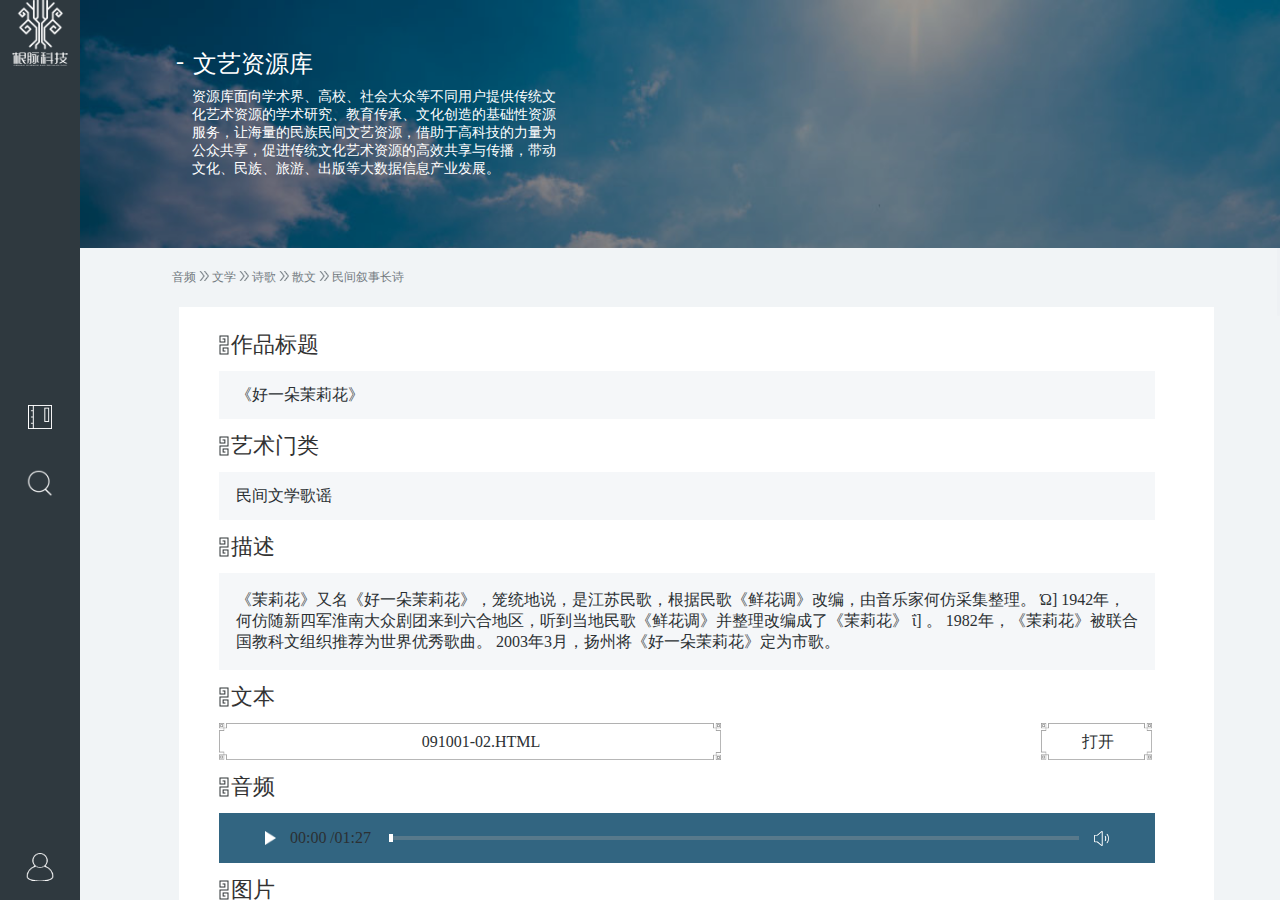
<file: retrieval2.html>
<!DOCTYPE html>
<html>
<head>
    <meta http-equiv="Content-Type" content="text/html; charset=utf-8"/>
    <title>根脉科技</title>
    <meta name="description" content=""/>
    <meta name="keywords" content=""/>
    <meta http-equiv="X-UA-Compatible" content="IE=edge,chrome=1"/>
    <link rel="stylesheet" href="css/base.css">
    <link rel="stylesheet" href="css/nanoscroller.css">
    <link rel="stylesheet" href="css/index.css">
    <link rel="stylesheet" href="css/retrieval2.css">
    <script type="text/javascript">
        if (/(iPhone|iPad|iPod|iOS|Android)/.test(navigator.userAgent)) {
            var version = parseFloat(RegExp.$1);
            if (version > 2.3) {
                var phoneScale = parseInt(window.screen.width) / 375;
                document.write('<meta name="viewport" content="width=375, minimum-scale = ' + phoneScale + ', maximum-scale = ' +
                    phoneScale + ', initial-scale=' + phoneScale + ', target-densitydpi=device-dpi, user-scalable=no">');
            } else {
                document.write('<meta name="viewport" content="width=375, target-densitydpi=device-dpi">');
            }
        } else {
            document.write('<meta name="viewport" content="width=375, user-scalable=no, target-densitydpi=device-dpi">');
        }
    </script>
</head>
<body>
<!--header start-->
<header id="header" class="pull-left">
    <!--logo start-->
    <a href="index.html" class="logo" title="根脉科技">
        <img src="img/logo.png" alt="根脉科技">
    </a>
    <!--logo end-->
    <!--search start-->
    <div>
        <a href="feature.html" class="feature" title="乐器测量">
            <i></i>
        </a>
        <a class="search" title="检索">
            <i></i>
        </a>
    </div>

    <!--search end-->
    <!--login start-->
    <a class="login" title="登录">
        <i><img src="img/login.png" alt=""></i>
    </a>
    <!--login end-->
</header>
<!--header end-->
<!--main start-->
<main id="main" class="clearfix">
    <div class="nano">
        <div class="nano-content">
            <!--banner start-->
            <div class="banner">
                <div class="width">
                    <h1><span>-</span>文艺资源库</h1>
                    <p>
                        资源库面向学术界、高校、社会大众等不同用户提供传统文化艺术资源的学术研究、教育传承、文化创造的基础性资源服务，让海量的民族民间文艺资源，借助于高科技的力量为公众共享，促进传统文化艺术资源的高效共享与传播，带动文化、民族、旅游、出版等大数据信息产业发展。</p>
                </div>
            </div>
            <!--banner end-->
            <section class="main">
                <!--位置导航开始-->
                <div class="crumb">
                    <ol>
                        <li><a href="">音频</a>&nbsp;<i></i>&nbsp;</li>
                        <li><a href="">文学</a>&nbsp;<i></i>&nbsp;</li>
                        <li><a href="">诗歌</a>&nbsp;<i></i>&nbsp;</li>
                        <li><a href="">散文</a>&nbsp;<i></i>&nbsp;</li>
                        <li><a href="">民间叙事长诗</a></li>
                    </ol>
                </div>
                <!--位置导航结束-->
                <!--搜索结果开始-->
                <div id="result">
                    <ul class="clearfix">
                        <li>
                            <h3>作品标题</h3>
                            <div class="title">
                                《好一朵茉莉花》
                            </div>
                        </li>
                        <li>
                            <h3>艺术门类</h3>
                            <div class="class">
                                <span>民间文学</span>
                                <span>歌谣</span>
                            </div>
                        </li>
                        <li>
                            <h3>描述</h3>
                            <div class="describe">
                                《茉莉花》又名《好一朵茉莉花》，笼统地说，是江苏民歌，根据民歌《鲜花调》改编，由音乐家何仿采集整理。 &#911]
                                1942年，何仿随新四军淮南大众剧团来到六合地区，听到当地民歌《鲜花调》并整理改编成了《茉莉花》 &#912] 。
                                1982年，《茉莉花》被联合国教科文组织推荐为世界优秀歌曲。
                                2003年3月，扬州将《好一朵茉莉花》定为市歌。
                            </div>
                        </li>
                        <li>
                            <h3>文本</h3>
                            <div class="text">
                                <p>091001-02.HTML</p>
                                <button>打开</button>
                            </div>
                        </li>
                        <li>
                            <h3>音频</h3>
                            <div class="audio">
                                <audio src="audio/audio.mp3"></audio>
                                <img src="img/play.png" alt="播放" class="play">
                                <img src="img/pause.png" alt="播放" class="pause">
                                <div>
                                    <time class="cur">00:00</time>
                                    /
                                    <time class="dur">00:00</time>
                                </div>
                                <p class="progress"><span></span></p>
                                <div class="volume">
                                    <img src="img/sound.png" alt="声音">
                                </div>
                                <p class="audioVolume none"><span></span></p>
                            </div>
                        </li>
                        <li>
                            <h3>图片</h3>
                            <div class="image">
                                <ul class="imgList">
                                    <!-- 图片部分 -->
                                    <li><img src="img/bg.jpg"></li>
                                    <li><img src="img/bg.jpg"></li>
                                    <li><img src="img/bg.jpg"></li>
                                    <li><img src="img/bg.jpg"></li>
                                    <li><img src="img/bg.jpg"></li>
                                </ul>
                                <button id="prev"></button>
                                <button id="next"></button>
                                <ul class="indexList">
                                    <!-- 图片右下角序号部分 -->
                                </ul>
                            </div>
                        </li>
                        <li>
                            <h3>视频</h3>
                            <div class="video">
                                <video src="video/video.mp4" width="100%" height="" preload="auto"></video>
                                <div class="controls">
                                    <img src="img/play.png" alt="播放" class="play">
                                    <img src="img/pause.png" alt="播放" class="pause">
                                    <div>
                                        <time class="cur">00:00</time>
                                        /
                                        <time class="dur">00:00</time>
                                    </div>
                                    <p class="progress"><span></span></p>
                                    <div class="volume">
                                        <img src="img/sound.png" alt="声音">
                                    </div>
                                    <p class="videoVolume none"><span></span></p>
                                    <p class="full" title="全屏">□</p>
                                </div>
                            </div>
                        </li>
                        <li>
                            <h3>谱例</h3>
                            <div class="compose">

                            </div>
                        </li>
                        <li>
                            <h3 class="people" title="点击查看详情">人物</h3>
                            <div class="figure">
                                <div>
                                    <h4>何仿</h4>
                                    <p>1928年2月—
                                        2013年9月21日，安徽天长人，中国杰出的音乐家、国家一级作曲家在长期的革命和音乐创作、指挥生涯中，何仿写出了《毛泽东的战士人民的兵》、《前进在陆地天空海洋》、《五个炊事兵》、《我们是千里海防的巡逻兵》、《我的名字叫中国》等一批激动人心、广泛流传的歌曲和《大翻身》等歌剧音乐，在全国全军多次获奖，并收集、加工、整理江苏民歌《茉莉花》。1949
                                        年7月6日，在中华全国文学艺术工作者第一次代表大会举行的音乐会上，何仿指挥第三野战军文工团演唱《淮海战役组歌》，毛泽东主席听后高兴地说，三野的仗打得好，歌也唱得好。1964年，参加指挥音乐舞蹈史诗《东方红》</p>
                                </div>
                            </div>
                        </li>
                        <li>
                            <h3>空间</h3>
                            <div class="space">
                                云南省
                            </div>
                        </li>
                        <li>
                            <h3>出版</h3>
                            <div class="copy">
                                <p><strong>出版者</strong>中国ISBN中心</p>
                                <p><strong>出版地</strong>北京</p>
                            </div>
                        </li>
                    </ul>
                </div>
                <!--搜索结果结束-->
            </section>
            <!--footer start-->
            <footer class="footer">
                <p>&copy;2018 北京根脉科技有限公司版权所有</p>
            </footer>
            <!--footer end-->
        </div>
    </div>
</main>
<!--main end-->

<!--popover-group start-->
<!--register start-->
<div id="register">
    <div class="nano">
        <div class="nano-content">
            <div>
                <div class="reg-title">
                    <i class="border-left"></i>
                    <h2>注册</h2>
                    <i class="border-right"></i>
                </div>
                <form>
                    <div>
                        <input type="tel" placeholder="请输入手机号码" required>
                    </div>
                    <div>
                        <input type="text" placeholder="请输入验证码" required>
                        <button type="button" class="getCode">获取验证码</button>
                    </div>
                    <div>
                        <input type="password" placeholder="请输入密码，长度为6~18个字符" minlength="6" maxlength="18" required>
                    </div>
                    <div class="pass">
                        <input type="password" placeholder="请输入密码，长度为6~18个字符" minlength="6" maxlength="18" required>
                    </div>
                    <div class="check">
                        <label><input type="checkbox" value="同意协议" disabled></label>
                        <small class="regi">同意协议</small>
                    </div>
                    <input type="submit" value="登录">
                </form>
                <p id="black"><a>返回登录</a></p>
            </div>
        </div>
    </div>
</div>
<!--register end-->

<!--enter start-->
<div id="enter">
    <div class="nano">
        <div class="nano-content">
            <div>
                <div class="reg-title">
                    <i class="border-left"></i>
                    <h2>登录</h2>
                    <i class="border-right"></i>
                </div>
                <form>
                    <div>
                        <input type="tel" placeholder="请输入手机号码" required>
                    </div>
                    <div>
                        <input type="text" placeholder="请输入验证码" required>
                        <button type="button" class="getCode">获取验证码</button>
                    </div>
                    <div class="pass">
                        <input type="password" placeholder="请输入密码" required>
                    </div>
                    <div class="check">
                        <label><input type="checkbox" value="同意协议" disabled></label>
                        <small class="ent">同意协议</small>
                    </div>
                    <input type="submit" value="登录" class="enter">
                </form>
                <p><a id="reg">立即注册</a><a id="findPass">忘记密码</a></p>
            </div>
        </div>
    </div>
</div>
<!--enter end-->

<!--protocol start-->
<div id="protocol">
    <div class="nano">
        <div class="nano-content">
            <div>
                <a class="close back" title="返回上一级">←</a>
                <div class="reg-title">
                    <i class="border"></i>
                    <h2>协议</h2>
                    <i class="border"></i>
                </div>
                <p class="proText">
                    1928年2月—
                    2013年9月21日，安徽天长人，中国杰出的音乐家、国家一级作曲家在长期的革命和音乐创作、指挥生涯中，何仿写出了《毛泽东的战士人民的兵》、《前进在陆地天空海洋》、《五个炊事兵》、《我们是千里海防的巡逻兵》、《我的名字叫中国》等一批激动人心、广泛流传的歌曲和《大翻身》等歌剧音乐，在全国全军多次获奖，并收集、加工、整理江苏民歌《茉莉花》。1949
                    年7月6日，在中华全国文学艺术工作者第一次代表大会举行的音乐会上，何仿指挥第三野战军文工团演唱《淮海战役组歌》，毛泽东主席听后高兴地说，三野的仗打得好，歌也唱得好。1964年，参加指挥音乐舞蹈史诗《东方红》1928年2月—
                    2013年9月21日，安徽天长人，中国杰出的音乐家、国家一级作曲家在长期的革命和音乐创作、指挥生涯中，何仿写出了《毛泽东的战士人民的兵》、《前进在陆地天空海洋》、《五个炊事兵》、《我们是千里海防的巡逻兵》、《我的名字叫中国》等一批激动人心、广泛流传的歌曲和《大翻身》等歌剧音乐，在全国全军多次获奖，并收集、加工、整理江苏民歌《茉莉花》。1949
                    年7月6日，在中华全国文学艺术工作者第一次代表大会举行的音乐会上，何仿指挥第三野战军文工团演唱《淮海战役组歌》，毛泽东主席听后高兴地说，三野的仗打得好，歌也唱得好。1964年，参加指挥音乐舞蹈史诗《东方红》1928年2月—
                    2013年9月21日，安徽天长人，中国杰出的音乐家、国家一级作曲家在长期的革命和音乐创作、指挥生涯中
                </p>
                <div class="check">
                    <label><input type="checkbox" value="同意协议">我已阅读并同意以上协议</label>
                </div>
                <button type="button" class='disabled close' disabled>确定</button>
            </div>
        </div>
    </div>
</div>
<!--protocol end-->

<!--find start-->
<div id="find">
    <div class="nano">
        <div class="nano-content">
            <div>
                <div class="reg-title">
                    <i class="border-left"></i>
                    <h2>找回密码</h2>
                    <i class="border-right"></i>
                </div>
                <form>
                    <div>
                        <input type="tel" placeholder="请输入手机号码" required>
                    </div>
                    <div>
                        <input type="text" placeholder="请输入验证码" required>
                        <button type="button" class="getCode">获取验证码</button>
                    </div>
                    <div>
                        <input type="password" placeholder="请输入新密码" minlength="6" maxlength="18" required>
                    </div>
                    <input type="submit" value="确定">
                </form>
                <p><a id="blackEnter">返回登录</a></p>
            </div>
        </div>
    </div>
</div>
<!--find end-->

<!--search start-->
<div id="search">
    <div class="searchBox">
        <div class="nano">
            <div class="nano-content">
                <!--full-text-->
                <div class="full-text">
                    <div class="searchTitle">
                        <i class="border-left"></i>
                        <h2>全文检索</h2>
                        <i class="border-right"></i>
                    </div>
                    <form>
                        <label><input type="search"></label>
                        <input type="submit" value="">
                    </form>
                </div>
                <!--expert-->
                <div class="expert">
                    <div class="searchTitle">
                        <i class="border-left"></i>
                        <h2>专业检索</h2>
                        <i class="border-right"></i>
                    </div>
                    <ul class="expertlist list">
                        <li>文学</li>
                        <li>戏曲</li>
                        <li>曲艺</li>
                        <li>舞蹈</li>
                        <li>音乐</li>
                    </ul>
                </div>
                <!--territory-->
                <div class="territory">
                    <div class="searchTitle">
                        <i class="border-left"></i>
                        <h2>地域</h2>
                        <i class="border-right"></i>
                    </div>
                    <div>
                        <label for="province">省份</label>
                        <input type="text" id="province" value="">
                        <label for="city">城市</label>
                        <input type="text" id="city" value="">
                        <label for="counties">县区</label>
                        <input type="text" id="counties" value="">
                    </div>
                </div>
                <!--classify-->
                <div class="classify">
                    <div class="searchTitle">
                        <i class="border-left"></i>
                        <h2>分类检索</h2>
                        <i class="border-right"></i>
                    </div>
                    <ul class="classlist list">
                        <li><a href="retrieval1.html?key1=音频">音频</a></li>
                        <li><a href="retrieval1.html?key1=视频">视频</a></li>
                        <li><a href="retrieval1.html?key1=图片">图片</a></li>
                        <li><a href="retrieval1.html?key1=其他">其他</a></li>
                        <li><a href="retrieval1.html?key1=谱例">谱例</a>i>
                        <li><a href="retrieval1.html?key1=文本">文本</a></li>
                    </ul>
                </div>
            </div>
        </div>
    </div>
</div>
<!--search end-->

<!--list-group start-->
<div class="list2">
    <div class="nano">
        <div class="nano-content">
            <ul>
                <li>民族乐曲</li>
                <li>少数民族乐曲</li>
                <li>民族乐曲</li>
                <li>少数民族乐曲</li>
                <li>民族乐曲</li>
                <li>少数民族乐曲</li>
                <li>民族乐曲</li>
                <li>少数民族乐曲</li>
                <li>民族乐曲</li>
                <li>少数民族乐曲</li>
                <li>民族乐曲</li>
                <li>少数民族乐曲</li>
                <li>民族乐曲</li>
                <li>少数民族乐曲</li>
                <li>民族乐曲</li>
                <li>少数民族乐曲</li>
                <li>民族乐曲</li>
                <li>少数民族乐曲</li>
                <li>民族乐曲</li>
                <li>少数民族乐曲</li>
                <li>民族乐曲</li>
                <li>少数民族乐曲</li>
                <li>民族乐曲</li>
                <li>少数民族乐曲</li>
                <li>民族乐曲</li>
                <li>少数民族乐曲</li>
                <li>民族乐曲</li>
                <li>少数民族乐曲</li>
            </ul>
        </div>
    </div>
</div>
<div class="list3">
    <div class="nano">
        <div class="nano-content">
            <ul>
                <li>吹奏乐曲</li>
                <li>弓弦乐曲</li>
                <li>弹拨乐曲</li>
                <li>打击乐曲</li>
                <li>乐曲合奏曲</li>
                <li>其他</li>
                <li>吹奏乐曲</li>
                <li>弓弦乐曲</li>
                <li>弹拨乐曲</li>
                <li>打击乐曲</li>
                <li>乐曲合奏曲</li>
                <li>其他</li>
                <li>吹奏乐曲</li>
                <li>弓弦乐曲</li>
                <li>弹拨乐曲</li>
                <li>打击乐曲</li>
                <li>乐曲合奏曲</li>
                <li>其他</li>
                <li>吹奏乐曲</li>
                <li>弓弦乐曲</li>
                <li>弹拨乐曲</li>
                <li>打击乐曲</li>
                <li>乐曲合奏曲</li>
                <li>其他</li>
            </ul>
        </div>
    </div>
</div>
<div class="list4">
    <div class="nano">
        <div class="nano-content">
            <ul>
                <li>古琴乐曲</li>
                <li>月琴乐曲</li>
                <li>古筝古瑟乐曲</li>
                <li>琵琶乐曲</li>
                <li>三弦四弦乐曲</li>
                <li>其他乐曲</li>
                <li>古琴乐曲</li>
                <li>月琴乐曲</li>
                <li>古筝古瑟乐曲</li>
                <li>琵琶乐曲</li>
                <li>三弦四弦乐曲</li>
                <li>其他乐曲</li>
                <li>古琴乐曲</li>
                <li>月琴乐曲</li>
                <li>古筝古瑟乐曲</li>
                <li>琵琶乐曲</li>
                <li>三弦四弦乐曲</li>
                <li>其他乐曲</li>
                <li>古琴乐曲</li>
                <li>月琴乐曲</li>
                <li>古筝古瑟乐曲</li>
                <li>琵琶乐曲</li>
                <li>三弦四弦乐曲</li>
                <li>其他乐曲</li>
                <li>古琴乐曲</li>
                <li>月琴乐曲</li>
                <li>古筝古瑟乐曲</li>
                <li>琵琶乐曲</li>
                <li>三弦四弦乐曲</li>
                <li>其他乐曲</li>
            </ul>
        </div>
    </div>
</div>
<!--list-group end-->
<!--popover-group end-->
<!--退出登录 start-->
<div id="dropOut" class="dropOut">
    <ul>
        <li>退出登录</li>
    </ul>
</div>
<!--退出登录 end-->
<!-- mask start -->
<div id="mask" class="mask none"></div>
<!-- mask end -->


<script src="http://code.jquery.com/jquery-3.3.1.js"></script>
<script type="text/javascript" src="js/jquery.nanoscroller.js"></script>
<script type="text/javascript" src="js/index.js"></script>
<script type="text/javascript" src="js/retrieval2.js"></script>
</body>
</html>
</file>
<file: css/base.css>
@charset "utf-8";

/* CSS Document */
html,
body {
	font-size: 14px;
	font-family: '微软雅黑';
}

.clearfix:after {
	content: "";
	display: block;
	clear: both;
	height: 0;
	overflow: hidden;
}

.pull-left {
	float: left;
}

.pull-right {
	float: right;
}

.ellipsis {
	white-space: nowrap;
	text-overflow: ellipsis;
	overflow: hidden;
}

html,
body,
div,
dl,
dt,
dd,
ul,
ol,
li,
h1,
h2,
h3,
h4,
h5,
h6,
pre,
code,
form,
fieldset,
legend,
input,
button,
textarea,
select,
option,
p,
blockquote,
th,
td,
figure,
img {
	margin: 0;
	padding: 0;
}

table {
	border-collapse: collapse;
	border-spacing: 0;
}

ul,
li,
h1,
h2,
h3,
h4,
h5,
h6,
ol,
article,
aside,
header,
footer,
figure,
figcaption,
form,
label,
fieldset,
legend,
iframe,
frameset,
frame {
	display: block
}

fieldset,
img {
	border: 0;
}

li {
	list-style: none;
}

caption,
th {
	text-align: left;
}

h1,
h2,
h3,
h4,
h5,
h6 {
	font-size: 100%;
	font-weight: normal;
}

input,
button,
textarea,
select,
optgroup,
option {
	font-family: inherit;
	font-size: inherit;
	font-style: inherit;
	font-weight: inherit;
}

input,
button,
textarea,
select {
	*font-size: 100%;
}

input,
button,
select {
	border: 0 none;
	outline: 0 none;
}

a {
	color: black;
	outline: 0 none;
	text-decoration: none;
	cursor: pointer;
}

a:hover {
	text-decoration: none;
}
</file>
<file: css/nanoscroller.css>
/** initial setup **/
.nano {
  position : relative;
  width    : 100%;
  height   : 100vh;
  overflow : hidden;
}
.nano > .nano-content {
  position      : absolute;
  overflow      : scroll;
  overflow-x    : hidden;
  top           : 0;
  right         : 0;
  bottom        : 0;
  left          : 0;
}
.nano > .nano-content:focus {
  outline: thin dotted;
}
.nano > .nano-content::-webkit-scrollbar {
  display: none;
}
.has-scrollbar > .nano-content::-webkit-scrollbar {
  display: block;
}
.nano > .nano-pane {
  background : rgba(28, 70, 92, 1);
  position   : absolute;
  width      : 4px;
  right      : 0;
  top        : 0;
  bottom     : 0;
  visibility : hidden\9; /* Target only IE7 and IE8 with this hack */
  opacity    : .01;
  -webkit-transition    : .2s;
  -moz-transition       : .2s;
  -o-transition         : .2s;
  transition            : .2s;
  -moz-border-radius    : 5px;
  -webkit-border-radius : 5px;
  border-radius         : 5px;
}
.nano > .nano-pane > .nano-slider {
  background: #326581;
  background: rgba(46, 94, 120, 1);
  position              : relative;
  margin                : 0 1px;
  -moz-border-radius    : 3px;
  -webkit-border-radius : 3px;
  border-radius         : 3px;
}
.nano:hover > .nano-pane, .nano-pane.active, .nano-pane.flashed {
  visibility : visible\9; /* Target only IE7 and IE8 with this hack */
  opacity    : 0.99;
}
</file>
<file: css/index.css>
@charset "UTF-8";

html,
body {
    width: 100vw;
    height: 100vh;
    overflow: hidden;
    color: #fff;
    user-select: none;
    -webkit-user-select: none;
    -moz-user-select: none;
    -o-user-select: none;
}

input,
a,
button {
    color: #fff;
    cursor: pointer;
}

.border-left {
    display: inline-block;
    width: 15px;
    height: 28px;
    background: url(../img/border-left.png) no-repeat center / contain;
}

.border-right {
    display: inline-block;
    width: 15px;
    height: 28px;
    background: url(../img/border-right.png) no-repeat center / contain;
}

.border {
    display: inline-block;
    width: 15px;
    height: 30px;
    background: url(../img/border.png) no-repeat center / contain;
}

.none {
    display: none;
}

.nano > .nano-pane {
    background: #326581;
}

.nano > .nano-pane > .nano-slider {
    background: #1C465C;
    width: 3px;
}

/*------header start------*/
#header {
    display: flex;
    flex-direction: row;
    flex-wrap: wrap;
    align-content: space-between;
    width: 100px;
    height: 100%;
    background: #2F393F;
    position: relative;
    z-index: 3;
}

#header > div {
    width: 100%;
    display: flex;
    flex-direction: column;
    justify-content: center;
    align-items: center;
}

#header a {
    display: flex;
    width: 100%;
    height: 96px;
    justify-content: center;
    align-items: center;
}

#header a img {
    width: 64px;
}

/*#header .feature {
    display: none;
}*/

#header a i {
    display: inline-block;
    width: 28px;
    height: 28px;
    background: no-repeat center / cover;
    overflow: hidden;
}

#header .feature i {
    background-image: url(../img/feature.png);
    background-size: 24px 24px;
}

#header .search i {
    background-image: url(../img/search.png);
}

#header .login i img {
    width: 100%;
    display: block;
}

#header a.active {
    background: #326581;
}

/*------header end------*/
/*------main start------*/
#main {
    width: 100%;
    height: 100vh;
    background: url("../img/bg.jpg") no-repeat center / cover;
}

#main .title {
    position: absolute;
    left: 226px;
    bottom: 124px;
    color: #fff;
    font-weight: normal;
}

#main .title h1 {
    font-size: 36px;
    margin-top: 0;
    margin-bottom: 16px;
    position: relative;
}

#main .title h1 span {
    position: absolute;
    left: -30px;
}

#main .title h2 {
    font-size: 24px;
    margin-top: 0;
    margin-bottom: 4px;
}

#main .title p {
    font-size: 16px;
    margin: 0;
}

.dropOut {
    position: absolute;
    width: 120px;
    bottom: 0;
    left: -120%;
    z-index: 2;
    transition: 0.5s;
}

.dropOut ul li {
    height: 58px;
    line-height: 58px;
    padding-left: 28px;
    background: #326581;
    color: #95B8CC;
    cursor: pointer;
}

.dropOut.active {
    left: 100px;
}

/*-----main end--------*/
/*-----footer start--------*/
.footer {
    position: fixed;
    right: 16px;
    top: 50%;
    -webkit-transform: translate(50%, -100%) rotate(90deg);
    -moz-transform: translate(50%, -100%) rotate(90deg);
    -ms-transform: translate(50%, -100%) rotate(90deg);
    -o-transform: translate(50%, -100%) rotate(90deg);
    transform: translate(50%, -100%) rotate(90deg);
}

.footer p {
    color: #fff;
    font-size: 12px;
}

/*-----footer end--------*/
/*-----弹出框开始------*/
#register,
#enter,
#protocol,
#find,
#search {
    position: absolute;
    width: 377px;
    height: 100vh;
    background: #326581;
    top: 0;
    left: -120%;
    display: flex;
    justify-content: center;
    align-items: center;
    transition: 0.5s;
    z-index: 2;
}

#register.active,
#enter.active,
#protocol.active,
#find.active,
#search.active {
    left: 100px;
}

#register [type="text"],
#enter [type="text"],
#protocol [type="text"],
#find [type="text"],
#search [type="text"] {
    width: 292px;
    padding-right: 0;
}

#register .nano-content,
#enter .nano-content,
#find .nano-content,
#protocol .nano-content {
    display: flex;
    justify-content: center;
    align-items: center;
}

#register .reg-title,
#enter .reg-title,
#find .reg-title,
#protocol .reg-title {
    display: flex;
    justify-content: center;
    align-items: center;
    height: 30px;
    overflow: hidden;
    margin: 0 auto 37px;
}

#register .reg-title img,
#enter .reg-title img,
#find .reg-title img,
#protocol .reg-title img {
    width: 15px;
    display: block;
}

#register .reg-title h2,
#enter .reg-title h2,
#find .reg-title h2,
#protocol .reg-title h2 {
    font-size: 24px;
    color: #fff;
    margin: 4px;
}

#register form > div,
#enter form > div,
#find form > div,
#protocol form > div {
    width: 306px;
    height: 43px;
    margin: 0 auto 24px;
    position: relative;
}

#register form > div button,
#enter form > div button,
#find form > div button,
#protocol form > div button {
    width: 83px;
    height: 25px;
    position: absolute;
    right: 14px;
    top: 9px;
    background: #4E8DB0;
}

#register form > div small,
#enter form > div small,
#find form > div small,
#protocol form > div small {
    cursor: pointer;
}

#register form > div input,
#enter form > div input,
#find form > div input,
#protocol form > div input {
    width: 278px;
    height: 19px;
    background: #2E5E78;
    padding: 12px 14px;
}

#register form > div input::-webkit-input-placeholder,
#enter form > div input::-webkit-input-placeholder,
#find form > div input::-webkit-input-placeholder,
#protocol form > div input::-webkit-input-placeholder {
    font-size: 16px;
    color: #7DA6BD;
}

#register form > div input::-moz-placeholder,
#enter form > div input::-moz-placeholder,
#find form > div input::-moz-placeholder,
#protocol form > div input::-moz-placeholder {
    font-size: 16px;
    color: #7DA6BD;
}

#register form > div input:-moz-placeholder,
#enter form > div input:-moz-placeholder,
#find form > div input:-moz-placeholder,
#protocol form > div input:-moz-placeholder {
    font-size: 16px;
    color: #7DA6BD;
}

#register form > div input:-ms-input-placeholder,
#enter form > div input:-ms-input-placeholder,
#find form > div input:-ms-input-placeholder,
#protocol form > div input:-ms-input-placeholder {
    font-size: 16px;
    color: #7DA6BD;
}

#register form > input,
#enter form > input,
#find form > input,
#protocol form > input {
    margin: 0 auto;
}

#register form .pass,
#enter form .pass,
#find form .pass,
#protocol form .pass {
    margin-bottom: 0;
}

#register form .check,
#enter form .check,
#find form .check,
#protocol form .check {
    display: flex;
    align-items: center;
    color: #fff;
    font-size: 12px;
    margin-bottom: 0;
    cursor: pointer;
}

#register form .check input,
#enter form .check input,
#find form .check input,
#protocol form .check input {
    width: auto;
}

#register form input[type=submit],
#enter form input[type=submit],
#find form input[type=submit],
#protocol form input[type=submit] {
    width: 306px;
    height: 43px;
    background: #0071AF;
    color: #fff;
    font-size: 18px;
}

#register p,
#enter p,
#find p,
#protocol p {
    width: 306px;
    text-align: right;
    margin: 7px auto 0;
    color: #fff;
}

#register p span,
#enter p span,
#find p span,
#protocol p span {
    cursor: pointer;
}

#enter p {
    display: flex;
    justify-content: space-between;
}

#protocol {
    background: #fff;
}

#protocol .reg-title h2 {
    color: #2B3033;
    font-size: 21px;
}

#protocol .back {
    position: absolute;
    top: 24px;
    left: 16px;
    color: #2E3437;
}

#protocol p {
    width: 306px;
    text-align: left;
    font-size: 12px;
    line-height: 20px;
    color: #4B5760;
    cursor: pointer;
}

#protocol p.proText {
    cursor: default;
}

#protocol .check {
    width: 306px;
    color: #BEBEBE;
    font-size: 12px;
    margin: 7px auto 14px;
}

#protocol .check input {
    vertical-align: middle;
}

#protocol button {
    display: block;
    width: 306px;
    margin: 0 auto 36px;
    height: 43px;
    background: #0071AF;
    color: #fff;
    font-size: 18px;
    cursor: pointer;
}

#protocol button.disabled {
    background: #D6D6D6;
    color: #fff;
}

#search {
    width: 228px;
    height: 100vh;
    overflow-y: auto;
    overflow-x: hidden;
    font-size: 16px;
    color: #95B8CC;
}

#search .searchBox {
    width: 100%;
}

#search .searchBox .nano-content {
    padding: 0 0 0 16px;
}

#search .searchBox .nano-content .territory label {
    margin-bottom: 7px;
}

#search .searchBox .nano-content .territory input {
    width: 171px;
    height: 23px;
    background: #2E5E78;
    color: #95B8CC;
    padding: 10px 14px;
    margin-bottom: 21px;
}

#search .searchBox .nano-content .searchTitle {
    height: 26px;
    margin: 32px 0 20px;
    display: flex;
    flex-direction: row;
}

#search .searchBox .nano-content .searchTitle h2 {
    margin: 4px;
    font-size: 18px;
    color: #fff;
}

#search .searchBox .nano-content form {
    margin: 36px 0;
    width: 100%;
    height: 43px;
    position: relative;
}

#search .searchBox .nano-content form input[type='search'] {
    width: 199px;
    height: 43px;
    padding-left: 43px;
    background: #2E5E78;
}

#search .searchBox .nano-content form input[type='submit'] {
    width: 20px;
    height: 20px;
    background: url(../img/search-active.png) no-repeat left center / cover;
    position: absolute;
    left: 18px;
    top: 14px;
    cursor: pointer;
}

#search .searchBox .nano-content ul {
    width: 100%;
}

#search .searchBox .nano-content ul li {
    height: 58px;
    line-height: 58px;
    padding-left: 28px;
    margin-left: -16px;
    background: #326581;
    color: #95B8CC;
    cursor: pointer;
}

#search .searchBox .nano-content ul li.active,
#search .searchBox .nano-content ul li:hover {
    background: #2E5E78;
}

.classlist a {
    display: flex;
    color: #95B8CC;
}

.list2 .nano > .nano-pane,
.list3 .nano > .nano-pane,
.list4 .nano > .nano-pane {
    background: #2E5E78;
}

.list2,
.list3,
.list4 {
    position: absolute;
    top: 0;
    z-index: 2;
    width: 0;
    height: 100%;
    background: #2E5E78;
    font-size: 18px;
    color: #95B8CC;
}

.list2 li,
.list3 li,
.list4 li {
    height: 53px;
    padding-left: 28px;
    line-height: 53px;
    cursor: pointer;
    white-space: nowrap;
    text-overflow: ellipsis;
    overflow: hidden;
}

.list2 li.active,
.list3 li.active,
.list4 li.active,
.list2 li:hover,
.list3 li:hover,
.list4 li:hover {
    background: #2A566D;
}

.list2 {
    left: 328px;
}

.list3 {
    left: 556px;
}

.list4 {
    left: 784px;
}

/*-----弹出框结束------*/
/* mask start */
.mask {
    position: fixed;
    top: 0;
    left: 0;
    right: 0;
    bottom: 0;
    background: rgba(0, 0, 0, 0.1);
    z-index: 1;
    overflow: hidden;
}

/* mask end */
@media screen and (min-width: 992px) and (max-width: 1280px) {

    /*------header start------*/
    #header {
        width: 80px;
    }

    #header a {
        height: 80px;
    }

    #header a img {
        width: 80%;
    }

    /*------header end------*/
    /*------main start------*/
    #main .title {
        left: 150px;
        bottom: 100px;
    }

    #main .title h1 {
        font-size: 19px;
        margin-bottom: 9px;
    }

    #main .title h1 span {
        left: -17px;
    }

    #main .title h2 {
        font-size: 13px;
        margin-bottom: 2px;
    }

    #main .title p {
        font-size: 12px;
    }

    .dropOut.active {
        left: 80px;
    }

    /*-----main end--------*/
    /*-----footer start--------*/
    .footer {
        right: 8px;
    }

    .footer p {
        font-size: 12px;
    }

    /*-----footer end--------*/
    /*-----弹出框开始--------*/
    #register,
    #enter,
    #protocol,
    #find,
    #search {
        width: 292px;
    }

    #register.active,
    #enter.active,
    #protocol.active,
    #find.active,
    #search.active {
        left: 80px;
    }

    #register [type="text"],
    #enter [type="text"],
    #protocol [type="text"],
    #find [type="text"],
    #search [type="text"] {
        width: 203px;
        padding-right: 0;
    }

    #protocol .nano-content {
        align-items: flex-start;
    }

    #register .reg-title,
    #enter .reg-title,
    #find .reg-title,
    #protocol .reg-title {
        height: 21px;
        margin: 10px auto 21px;
    }

    #register .reg-title i,
    #enter .reg-title i,
    #find .reg-title i,
    #protocol .reg-title i {
        height: 20px;
    }

    #register .reg-title h2,
    #enter .reg-title h2,
    #find .reg-title h2,
    #protocol .reg-title h2 {
        font-size: 13px;
        margin: 3px;
    }

    #register form > div,
    #enter form > div,
    #find form > div,
    #protocol form > div {
        width: 237px;
        height: 33px;
        margin-bottom: 17px;
    }

    #register form > div span,
    #enter form > div span,
    #find form > div span,
    #protocol form > div span {
        width: 50px;
        height: 15px;
        right: 9px;
        top: 5px;
    }

    #register form > div button,
    #enter form > div button,
    #find form > div button,
    #protocol form > div button {
        width: 64px;
        height: 19px;
        font-size: 12px;
        top: 5px;
    }

    #register form > div small,
    #enter form > div small,
    #find form > div small,
    #protocol form > div small {
        font-size: 10px;
    }

    #register form > div input,
    #enter form > div input,
    #find form > div input,
    #protocol form > div input {
        width: 203px;
        height: 12px;
        padding: 9px 17px;
    }

    #register form > div input::-webkit-input-placeholder,
    #enter form > div input::-webkit-input-placeholder,
    #find form > div input::-webkit-input-placeholder,
    #protocol form > div input::-webkit-input-placeholder {
        font-size: 12px;
        color: #7DA6BD;
    }

    #register form > div input::-moz-placeholder,
    #enter form > div input::-moz-placeholder,
    #find form > div input::-moz-placeholder,
    #protocol form > div input::-moz-placeholder {
        font-size: 12px;
        color: #7DA6BD;
    }

    #register form > div input:-moz-placeholder,
    #enter form > div input:-moz-placeholder,
    #find form > div input:-moz-placeholder,
    #protocol form > div input:-moz-placeholder {
        font-size: 12px;
        color: #7DA6BD;
    }

    #register form > div input:-ms-input-placeholder,
    #enter form > div input:-ms-input-placeholder,
    #find form > div input:-ms-input-placeholder,
    #protocol form > div input:-ms-input-placeholder {
        font-size: 12px;
        color: #7DA6BD;
    }

    #register form > div input[type="text"],
    #enter form > div input[type="text"],
    #find form > div input[type="text"],
    #protocol form > div input[type="text"] {
        padding-right: 17px;
    }

    #register form .check,
    #enter form .check,
    #find form .check,
    #protocol form .check {
        font-size: 10px;
    }

    #register form input[type=submit],
    #enter form input[type=submit],
    #find form input[type=submit],
    #protocol form input[type=submit] {
        width: 237px;
        height: 33px;
    }

    #register form > input,
    #enter form > input,
    #find form > input,
    #protocol form > input {
        margin: 0 auto;
    }

    #register p,
    #enter p,
    #find p,
    #protocol p {
        width: 237px;
        margin: 6px auto 0;
        font-size: 12px;
    }

    #find .reg-title {
        height: 21px;
    }

    #protocol .reg-title h2 {
        font-size: 17px;
    }

    #protocol p {
        width: 237px;
        font-size: 10px;
    }

    #protocol .check {
        width: 237px;
        font-size: 10px;
    }

    #protocol button {
        width: 237px;
        height: 33px;
    }

    #search {
        width: 176px;
    }

    #search .nano .nano-content .territory label {
        font-size: 12px;
        margin-bottom: 6px;
    }

    #search .nano .nano-content .territory input {
        width: 132px;
        height: 17px;
        padding: 8px 11px;
        margin-bottom: 17px;
    }

    #search .searchBox .nano-content {
        padding: 0 0 0 9px;
    }

    #search .searchBox .nano-content .searchTitle {
        height: 18px;
        margin-bottom: 21px;
    }

    #search .searchBox .nano-content .searchTitle i {
        height: 20px;
    }

    #search .searchBox .nano-content .searchTitle h2 {
        margin: 2px;
    }

    #search .searchBox .nano-content form {
        width: 100%;
        height: 26px;
        margin-bottom: 21px;
    }

    #search .searchBox .nano-content form input[type='search'] {
        width: 154px;
        height: 33px;
        padding-left: 33px;
    }

    #search .searchBox .nano-content form input {
        width: 104px;
        height: 26px;
        padding-left: 15px;
        background: #2E5E78;
    }

    #search .searchBox .nano-content form input[type='submit'] {
        top: 8px;
        left: 10px;
    }

    #search .searchBox .nano-content .list {
        width: 100%;
    }

    #search .searchBox .nano-content .list li {
        height: 41px;
        line-height: 41px;
        padding-left: 21px;
        margin-left: -9px;
    }

    #search .searchBox .nano-content .list li .list2,
    #search .searchBox .nano-content .list li .list3 {
        position: absolute;
        top: 0;
        display: none;
        width: 176px;
        height: 100vh;
        color: #95B8CC;
        background: #2E5E78;
    }

    .list2,
    .list3,
    .list4 {
        background: #2E5E78;
        font-size: 16px;
    }

    .list2 li,
    .list3 li,
    .list4 li {
        height: 41px;
        padding-left: 22px;
        line-height: 41px;
    }

    .list2 {
        left: 256px;
    }

    .list3 {
        left: 432px;
    }

    .list4 {
        left: 608px;
    }

    /*-----弹出框结束--------*/

}

@media screen and (min-width: 768px) and (max-width: 992px) {

    /*------header start------*/
    #header {
        width: 60px;
    }

    #header a {
        height: 60px;
    }

    #header a img {
        width: 80%;
    }

    /*------header end------*/
    /*------main start------*/
    #main .title {
        left: 120px;
        bottom: 77px;
    }

    #main .title h1 {
        font-size: 19px;
        margin-bottom: 9px;
    }

    #main .title h1 span {
        left: -13px;
    }

    #main .title h2 {
        font-size: 13px;
        margin-bottom: 2px;
    }

    #main .title p {
        font-size: 12px;
    }

    .dropOut.active {
        left: 60px;
    }

    /*-----main end--------*/
    /*-----footer start--------*/
    .footer {
        right: 8px;
    }

    .footer p {
        font-size: 12px;
    }

    /*-----footer end--------*/
    /*-----弹出框开始--------*/
    #register,
    #enter,
    #protocol,
    #find,
    #search {
        width: 226px;
    }

    #register.active,
    #enter.active,
    #protocol.active,
    #find.active,
    #search.active {
        left: 60px;
    }

    #protocol .nano-content {
        align-items: flex-start;
    }

    #register .reg-title,
    #enter .reg-title,
    #find .reg-title,
    #protocol .reg-title {
        height: 21px;
        margin: 10px auto 21px;
    }

    #register .reg-title img,
    #enter .reg-title img,
    #find .reg-title img,
    #protocol .reg-title img {
        width: 8px;
    }

    #register .reg-title h2,
    #enter .reg-title h2,
    #find .reg-title h2,
    #protocol .reg-title h2 {
        font-size: 13px;
        margin: 3px;
    }

    #register form > div,
    #enter form > div,
    #find form > div,
    #protocol form > div {
        width: 183px;
        height: 26px;
        margin-bottom: 13px;
    }

    #register form > div span,
    #enter form > div span,
    #find form > div span,
    #protocol form > div span {
        width: 50px;
        height: 15px;
        right: 9px;
        top: 5px;
    }

    #register form > div button,
    #enter form > div button,
    #find form > div button,
    #protocol form > div button {
        width: 64px;
        height: 19px;
        font-size: 12px;
        top: 5px;
    }

    #register form > div small,
    #enter form > div small,
    #find form > div small,
    #protocol form > div small {
        font-size: 10px;
    }

    #register form > div input,
    #enter form > div input,
    #find form > div input,
    #protocol form > div input {
        width: 169px;
        height: 12px;
        padding: 9px 7px;
    }

    #register form > div input::-webkit-input-placeholder,
    #enter form > div input::-webkit-input-placeholder,
    #find form > div input::-webkit-input-placeholder,
    #protocol form > div input::-webkit-input-placeholder {
        font-size: 12px;
        color: #7DA6BD;
    }

    #register form > div input::-moz-placeholder,
    #enter form > div input::-moz-placeholder,
    #find form > div input::-moz-placeholder,
    #protocol form > div input::-moz-placeholder {
        font-size: 12px;
        color: #7DA6BD;
    }

    #register form > div input:-moz-placeholder,
    #enter form > div input:-moz-placeholder,
    #find form > div input:-moz-placeholder,
    #protocol form > div input:-moz-placeholder {
        font-size: 12px;
        color: #7DA6BD;
    }

    #register form > div input:-ms-input-placeholder,
    #enter form > div input:-ms-input-placeholder,
    #find form > div input:-ms-input-placeholder,
    #protocol form > div input:-ms-input-placeholder {
        font-size: 12px;
        color: #7DA6BD;
    }

    #register form > div input[type="text"],
    #enter form > div input[type="text"],
    #find form > div input[type="text"],
    #protocol form > div input[type="text"] {
        width: 159px;
        padding-right: 17px;
    }

    #register form .check,
    #enter form .check,
    #find form .check,
    #protocol form .check {
        font-size: 12px;
    }

    #register form input[type=submit],
    #enter form input[type=submit],
    #find form input[type=submit],
    #protocol form input[type=submit] {
        width: 183px;
        height: 26px;
        font-size: 12px;
    }

    #register form > input,
    #enter form > input,
    #find form > input,
    #protocol form > input {
        margin: 0 auto;
    }

    #register p,
    #enter p,
    #find p,
    #protocol p {
        width: 183px;
        margin: 4px auto 0;
        font-size: 12px;
    }

    #find .reg-title {
        height: 21px;
    }

    #protocol .reg-title h2 {
        font-size: 17px;
    }

    #protocol p {
        width: 183px;
        font-size: 12px;
    }

    #protocol .check {
        width: 183px;
        font-size: 12px;
    }

    #protocol button {
        width: 183px;
        height: 26px;
    }

    #search {
        width: 137px;
        font-size: 14px;
    }

    #search .searchBox .nano-content {
        padding: 0 0 0 9px;
    }

    #search .searchBox .nano-content .territory label {
        margin-bottom: 4px;
    }

    #search .searchBox .nano-content .territory input {
        width: 101px;
        height: 14px;
        padding: 6px 9px;
        margin-bottom: 13px;
    }

    #search .searchBox .nano-content .searchTitle {
        height: 18px;
        margin-bottom: 21px;
    }

    #search .searchBox .nano-content .searchTitle i {
        height: 20px;
    }

    #search .searchBox .nano-content .searchTitle h2 {
        margin: 2px;
    }

    #search .searchBox .nano-content form {
        width: 100%;
        height: 26px;
        margin-bottom: 21px;
    }

    #search .searchBox .nano-content form input[type='search'] {
        width: 119px;
        height: 26px;
        padding-left: 26px;
    }

    #search .searchBox .nano-content form input {
        width: 104px;
        height: 26px;
        padding-left: 15px;
        background: #2E5E78;
    }

    #search .searchBox .nano-content form input[type='submit'] {
        top: 4px;
        left: 10px;
    }

    #search .searchBox .nano-content .list {
        width: 100%;
    }

    #search .searchBox .nano-content .list li {
        height: 35px;
        line-height: 35px;
        padding-left: 17px;
        margin-left: -9px;
    }

    .list2,
    .list3,
    .list4 {
        background: #2E5E78;
        font-size: 14px;
    }

    .list2 li,
    .list3 li,
    .list4 li {
        height: 32px;
        padding-left: 17px;
        line-height: 32px;
    }

    .list2 {
        left: 197px;
    }

    .list3 {
        left: 334px;
    }

    .list4 {
        left: 471px;
    }

    /*-----弹出框结束--------*/

}

@media screen and (max-width: 768px) {

    /*------header start------*/
    #header {
        width: 100% !important;
        height: 60px !important;
        position: fixed;
        top: 0;
        left: 0;
        flex-wrap: nowrap !important;
    }

    #header a {
        height: 60px;
    }

    #header a img {
        width: 45px;
    }

    #header > div {
        flex-direction: row;
    }

    /*------header end------*/
    /*------main start------*/
    #main .title {
        left: 80px;
        bottom: 77px;
    }

    #main .title h1 {
        font-size: 19px;
        margin-bottom: 9px;
    }

    #main .title h1 span {
        left: -13px;
    }

    #main .title h2 {
        font-size: 13px;
        margin-bottom: 2px;
    }

    #main .title p {
        font-size: 12px;
    }

    .dropOut {
        top: 0;
    }

    .dropOut ul li {
        padding-left: 0;
        text-align: center;
    }

    .dropOut.active {
        top: 60px;
        left: 100vw;
        transform: translateX(-140%);
    }

    /*-----main end--------*/
    /*-----footer start--------*/
    .footer {
        right: 8px;
    }

    .footer p {
        font-size: 12px;
    }

    /*-----footer end--------*/
    /*-----弹出框开始--------*/
    #register,
    #enter,
    #protocol,
    #find {
        max-width: 377px;
        top: 60px;
    }

    #search {
        top: 60px;
    }

    #register .nano-content,
    #enter .nano-content,
    #protocol .nano-content,
    #find .nano-content {
        align-items: flex-start;
    }

    #register .nano-content > div,
    #enter .nano-content > div,
    #protocol .nano-content > div,
    #find .nano-content > div {
        margin: 70px auto;
    }

    #register.active,
    #enter.active,
    #protocol.active,
    #find.active {
        top: 60px;
        left: 50%;
        transform: translateX(-50%);
    }

    #search.active {
        top: 60px;
        left: 0;
    }

    #protocol .nano-content {
        align-items: flex-start;
    }

    #register .reg-title,
    #enter .reg-title,
    #find .reg-title,
    #protocol .reg-title {
        height: 21px;
        margin: 10px auto 21px;
    }

    #register .reg-title img,
    #enter .reg-title img,
    #find .reg-title img,
    #protocol .reg-title img {
        width: 8px;
    }

    #register .reg-title h2,
    #enter .reg-title h2,
    #find .reg-title h2,
    #protocol .reg-title h2 {
        font-size: 13px;
        margin: 3px;
    }

    #register form > div,
    #enter form > div,
    #find form > div,
    #protocol form > div {
        width: 233px;
        height: 40px;
        margin-bottom: 15px;
    }

    #register form > div span,
    #enter form > div span,
    #find form > div span,
    #protocol form > div span {
        width: 50px;
        height: 15px;
        right: 9px;
        top: 5px;
    }

    #register form > div button,
    #enter form > div button,
    #find form > div button,
    #protocol form > div button {
        width: 64px;
        height: 19px;
        font-size: 12px;
        top: 10px;
    }

    #register form > div small,
    #enter form > div small,
    #find form > div small,
    #protocol form > div small {
        font-size: 10px;
    }

    #register form > div input,
    #enter form > div input,
    #find form > div input,
    #protocol form > div input {
        width: 219px;
        height: 22px;
        padding: 9px 7px;
    }

    #register form > div input::-webkit-input-placeholder,
    #enter form > div input::-webkit-input-placeholder,
    #find form > div input::-webkit-input-placeholder,
    #protocol form > div input::-webkit-input-placeholder {
        font-size: 12px;
        color: #7DA6BD;
    }

    #register form > div input::-moz-placeholder,
    #enter form > div input::-moz-placeholder,
    #find form > div input::-moz-placeholder,
    #protocol form > div input::-moz-placeholder {
        font-size: 12px;
        color: #7DA6BD;
    }

    #register form > div input:-moz-placeholder,
    #enter form > div input:-moz-placeholder,
    #find form > div input:-moz-placeholder,
    #protocol form > div input:-moz-placeholder {
        font-size: 12px;
        color: #7DA6BD;
    }

    #register form > div input:-ms-input-placeholder,
    #enter form > div input:-ms-input-placeholder,
    #find form > div input:-ms-input-placeholder,
    #protocol form > div input:-ms-input-placeholder {
        font-size: 12px;
        color: #7DA6BD;
    }

    #register form > div input[type="text"],
    #enter form > div input[type="text"],
    #find form > div input[type="text"],
    #protocol form > div input[type="text"] {
        width: 209px;
        padding-right: 17px;
    }

    #register form .check,
    #enter form .check,
    #find form .check,
    #protocol form .check {
        font-size: 12px;
    }

    #register form input[type=submit],
    #enter form input[type=submit],
    #find form input[type=submit],
    #protocol form input[type=submit] {
        width: 233px;
        height: 40px;
        font-size: 12px;
    }

    #register form > input,
    #enter form > input,
    #find form > input,
    #protocol form > input {
        margin: 0 auto;
    }

    #register p,
    #enter p,
    #find p,
    #protocol p {
        width: 233px;
        margin: 10px auto 0;
        font-size: 12px;
    }

    #find .reg-title {
        height: 21px;
    }

    #protocol .reg-title h2 {
        font-size: 17px;
    }

    #protocol p {
        width: 80%;
        font-size: 12px;
    }

    #protocol .check {
        width: 80%;
        font-size: 12px;
    }

    #protocol button {
        width: 80%;
        height: 26px;
    }

    #search {
        width: 25%;
        font-size: 14px;
    }

    #search .searchBox .nano-content {
        padding: 0 0 0 9px;
    }

    #search .searchBox .nano-content .territory label {
        margin-bottom: 4px;
    }

    #search .searchBox .nano-content .territory input {
        width: 71%;
        height: 14px;
        padding: 6px 9px;
        margin-bottom: 13px;
    }

    #search .searchBox .nano-content .searchTitle {
        height: 18px;
        margin-bottom: 21px;
    }

    #search .searchBox .nano-content .searchTitle i {
        height: 20px;
    }

    #search .searchBox .nano-content .searchTitle h2 {
        margin: 2px;
    }

    #search .searchBox .nano-content form {
        width: 100%;
        height: 26px;
        margin-bottom: 21px;
    }

    #search .searchBox .nano-content form input[type='search'] {
        width: 93%;
        height: 26px;
        padding-left: 30px;
    }

    #search .searchBox .nano-content form input {
        width: 104px;
        height: 26px;
        padding-left: 15px;
        background: #2E5E78;
    }

    #search .searchBox .nano-content form input[type='submit'] {
        top: 10px;
        left: 5px;
    }

    #search .searchBox .nano-content form input[type='submit'] {
        width: 15px;
        height: 15px;
    }

    #search .searchBox .nano-content .list {
        width: 100%;
    }

    #search .searchBox .nano-content .list li {
        height: 35px;
        line-height: 35px;
        padding-left: 17px;
        margin-left: -9px;
    }

    #search .searchBox .nano-content .searchTitle h2 {
        font-size: 12px;
    }

    .list2,
    .list3,
    .list4 {
        top: 60px;
        width: 0;
        background: #2E5E78;
        font-size: 14px;
    }

    .list2 li,
    .list3 li,
    .list4 li {
        height: 32px;
        padding-left: 15px;
        line-height: 32px;
    }

    .list2 {
        left: 25%;
    }

    .list3 {
        left: 50%;
    }

    .list4 {
        left: 75%;
    }

    label {
        padding-top: 5px;
    }

    /*-----弹出框结束--------*/

}
</file>
<file: css/feature.css>
@charset "UTF-8";

.width {
    width: 974px;
    margin: 0 auto;
}

.border {
    height: 27px;
}

/*------main start------*/
#main {
    width: auto;
    height: 100vh;
    overflow-x: hidden;
    overflow-y: auto;
    background: url(../img/beijingtu.png) no-repeat center / cover;
}

#main .nano .nano-pane {
    background: transparent;
}

#main .nano .nano-pane .nano-slider {
    background: #326581;
}

#main .nano .nano-content .banner {
    height: 320px;
    background: rgba(0, 0, 0, 0.33);
    display: flex;
    flex-direction: column;
    justify-content: center;
    overflow: hidden;
}

#main .nano .nano-content .banner h1 {
    font-size: 30px;
    margin-bottom: 10px;
    color: #fff;
    position: relative;
    margin-left: 49px;
}

#main .nano .nano-content .banner h1 span {
    position: absolute;
    left: -17px;
}

#main .nano .nano-content .banner p {
    width: 365px;
    color: #fff;
    font-size: 16px;
    margin-left: 51px;
}

#main .nano .nano-content .main {
    width: 100%;
    background: #F1F4F6;
    min-height: 800px;
}

#main .nano .nano-content .main .crumb {
    /*width: 924px;*/
    margin: 0 auto;
    height: 76px;
    line-height: 76px;
    padding-left: 50px;
}

#main .nano .nano-content .main .crumb ol {
    display: flex;
    flex-direction: row;
    color: #737B81;
    font-size: 14px;
}

#main .nano .nano-content .main .crumb ol a {
    color: #737B81;
}

#main .nano .nano-content .main .result {
    /*width: 974px;*/
    margin: 0 auto;
    padding-bottom: 28px;
    width: 80%;
    margin: 0 auto;
}

#main .nano .nano-content .main .result li {
    width: 33.33%;
    height: 332px;
    float: left;
    margin-bottom: 14px;
    color: #4B5760;
    overflow: hidden;
    padding-top: 19px;
    padding-bottom: 22px;
    display: flex;
    align-items: center;
    flex-direction: column;
    cursor: pointer;
}

#main .nano .nano-content .main .result li > i {
    width: 178px;
    height: 172px;
    display: block;
    transition: 0.5s;
}

#main .nano .nano-content .main .result li > i img {
    width: 100%;
    display: block;
}

#main .nano .nano-content .main .result li .reg-title {
    display: flex;
    justify-content: center;
    align-items: center;
    height: 30px;
    overflow: hidden;
    margin-top: 21px;
}

#main .nano .nano-content .main .result li .reg-title img {
    width: 15px;
    display: block;
}

#main .nano .nano-content .main .result li .reg-title h2 {
    font-size: 21px;
    color: #333333;
    margin: 7px;
}

#main .nano .nano-content .main .result li p {
    margin-top: 16px;
    width: 213px;
    height: 98px;
    font-size: 14px;
    font-weight: 300;
    color: #4B5760;
    line-height: 20px;
}

#main .nano .nano-content .main .result li:hover {
    background: #FFFFFF;
}

#main .nano .nano-content .main .result li > i:hover {
    transform: scale(1.1);
}

#main .footer {
    height: 66px;
    position: static;
    transform: translate(0) rotate(0deg);
    background: #2F393F;
}

#main .footer p {
    line-height: 66px;
    text-align: center;
}

/*------main end------*/
@media screen and (min-width: 992px) and (max-width: 1280px) {
    .width {
        width: 900px;
    }

    /*------header start------*/
    #header {
        width: 80px;
    }

    #header a {
        height: 66px;
    }

    #header a img {
        display: block;
    }

    #header a:nth-of-type(1) img {
        width: 60%;
    }

    #header a:nth-of-type(2) img {
        width: 24px;
    }

    #header a:nth-of-type(3) img {
        width: 18px;
    }

    /*------header end------*/
    /*------main start------*/
    #main .nano .nano-content .banner {
        width: 100%;
        height: 248px;
        background: rgba(0, 0, 0, 0.33);
        display: flex;
        flex-direction: column;
        justify-content: center;
        overflow: hidden;
    }

    #main .nano .nano-content .banner h1 {
        font-size: 24px;
        margin-bottom: 8px;
        color: #fff;
        margin-left: 38px;
    }

    #main .nano .nano-content .banner p {
        width: 365px;
        font-size: 14px;
        margin-left: 39px;
    }

    /*-----main end--------*/
    /*-----footer start--------*/
    .footer {
        height: 51px;
    }

    .footer p {
        line-height: 51px;
        font-size: 12px;
    }

    /*-----footer end--------*/
}

@media screen and (min-width: 768px) and (max-width: 992px) {
    .width {
        width: 690px;
    }

    /*------header start------*/
    #header {
        width: 60px;
    }

    #header a {
        height: 61px;
    }

    /*------header end------*/
    /*------main start------*/
    #main {
        /*-----footer start--------*/
        /*-----footer end--------*/
    }

    #main .nano .nano-content .banner {
        width: 100%;
        height: 192px;
    }

    #main .nano .nano-content .banner h1 {
        font-size: 22px;
        margin-bottom: 6px;
        margin-left: 29px;
    }

    #main .nano .nano-content .banner p {
        width: 365px;
        font-size: 14px;
        margin-left: 30px;
    }

    #main .footer {
        height: 39px;
    }

    #main .footer p {
        line-height: 39px;
        font-size: 12px;
    }
}

/*-----main end--------*/
@media screen and (max-width: 768px) {
    #main .nano .nano-content .banner {
        margin-top: 60px;
        height: 189px;
    }

    .width {
        width: 348px;
    }

    #main .nano .nano-content .banner h1, #main .nano .nano-content .banner p {
        margin-left: 30px;
        width: 318px;
        font-size: 22px;
    }

    #main .nano .nano-content .banner p {
        font-size: 14px;
    }

    #main .nano .nano-content .main .result li > i {
        width: 100px;
        height: 100px;
    }

    #main .nano .nano-content .main .result li .reg-title h2 {
        font-size: 16px;
        margin: 3px;
    }

    #main .nano .nano-content .main .result li p {
        width: 95%;
    }
}
</file>
<file: css/retrieval1.css>
@charset "UTF-8";

.width {
    width: 974px;
    margin: 0 auto;
}

/*------main start------*/
#main {
    width: auto;
    height: 100vh;
    overflow-x: hidden;
    overflow-y: auto;
}

#main .nano .nano-pane {
    background: transparent;
}

#main .nano .nano-pane .nano-slider {
    background: #326581;
}

#main .nano .nano-content .banner {
    height: 320px;
    background: rgba(0, 0, 0, 0.33);
    display: flex;
    flex-direction: column;
    justify-content: center;
    overflow: hidden;
}

#main .nano .nano-content .banner h1 {
    font-size: 30px;
    margin-bottom: 10px;
    color: #fff;
    position: relative;
    margin-left: 49px;
}

#main .nano .nano-content .banner h1 span {
    position: absolute;
    left: -17px;
}

#main .nano .nano-content .banner p {
    width: 365px;
    color: #fff;
    font-size: 16px;
    margin-left: 51px;
}

#main .nano .nano-content .main {
    width: 100%;
    background: #F1F4F6;
}

#main .nano .nano-content .main .crumb {
    width: 1142px;
    margin: 0 auto;
    height: 76px;
    line-height: 76px;
}

#main .nano .nano-content .main .crumb ol {
    display: flex;
    flex-direction: row;
    color: #737B81;
    font-size: 14px;
}

#main .nano .nano-content .main .crumb ol a {
    color: #737B81;
}

#main .nano .nano-content .main .crumb ol i {
    display: inline-block;
    width: 10px;
    height: 10px;
    background: url(../img/bread.png) no-repeat center / cover;
}

#main .nano .nano-content .main #result {
    width: calc(100% - 168px);
    padding-bottom: 28px;
}

#main .nano .nano-content .main #result li {
    width: 233px;
    float: left;
    margin-bottom: 14px;
    margin-right: 13px;
}

#main .nano .nano-content .main #result li:nth-of-type(4n) {
    margin-right: 0;
}

#main .nano .nano-content .main #result li .top {
    height: 178px;
    overflow: hidden;
    position: relative;
}

#main .nano .nano-content .main #result li .top img {
    width: 100%;
    display: block;
}

#main .nano .nano-content .main #result li .top > span {
    width: 39px;
    height: 22px;
    position: absolute;
    top: 10px;
    left: 9px;
    background: url(../img/label1.png) no-repeat;
    background-size: cover;
    text-align: center;
    line-height: 22px;
    color: #fff;
    font-size: 12px;
}

#main .nano .nano-content .main #result li .top > p {
    width: 100%;
    height: 29px;
    display: flex;
    justify-content: space-between;
    align-items: center;
    position: absolute;
    bottom: 0;
    background: rgba(0, 0, 0, 0.41);
    color: #fff;
    font-size: 12px;
}

#main .nano .nano-content .main #result li .top > p .add {
    width: 46px;
    background: url(../img/position.png) no-repeat 5px;
    background-size: 11px;
    padding-left: 16px;
}

#main .nano .nano-content .main #result li .top > p .praise {
    width: 49px;
    background: url(../img/likes-before.png) no-repeat left;
    background-size: 12px;
    padding-left: 13px;
    cursor: pointer;
}

#main .nano .nano-content .main #result li .bottom {
    height: 48px;
    background: #fff;
    padding: 9px 9px 9px 9px;
    overflow: hidden;
    position: relative;
}

#main .nano .nano-content .main #result li .bottom h2 {
    width: 80%;
    font-size: 14px;
    color: #333;
    margin-bottom: 8px;
}

#main .nano .nano-content .main #result li .bottom h2 span {
    margin-left: 7px;
    width: 40px;
    display: inline-block;
    height: 18px;
    background: url(../img/label3.png) no-repeat;
    background-size: cover;
    color: #fff;
    font-size: 12px;
    text-align: center;
    line-height: 18px;
    position: absolute;
    right: 10px;
}

#main .nano .nano-content .main #result li .bottom p {
    display: flex;
    height: 15px;
    justify-content: space-between;
    align-items: center;
    color: #999;
    font-size: 12px;
}

#main .nano .nano-content .main #result .page {
    margin-top: 12px;
    display: flex;
    justify-content: center;
    align-items: center;
}

#main .nano .nano-content .main #result .page a {
    text-align: center;
    line-height: 28px;
    width: 28px;
    height: 28px;
    font-size: 12px;
    color: #888B98;
    margin: 3px 4px;
    border: 1px solid #D2D8E4;
}

#main .nano .nano-content .main #result .page a.active,
#main .nano .nano-content .main #result .page a:hover {
    background: #3D6880;
    color: #fff;
}

#main .nano .nano-content .main #result .page a.prev,
#main .nano .nano-content .main #result .page a.next {
    width: 50px;
}

#main .footer {
    height: 66px;
    position: static;
    transform: translate(0) rotate(0deg);
    background: #2F393F;
}

#main .footer p {
    line-height: 66px;
    text-align: center;
}

/*------sidebar start*/
.main > div:nth-of-type(2) {
    width: 1160px;
    margin: 0 auto;
    display: flex;
}

.sidebar {
    width: 168px;
    font-size: 14px;
    color: #333;
}

.sidebar > div {
    background: #FFFFFF;
    margin-bottom: 18px;
}

.sidebar .reg-title {
    padding-left: 18px;
    display: flex;
    flex-direction: row;
    align-items: center;
    border-bottom: 1px solid #EBECEC;
}

.sidebar .border {
    height: 22px;
}

.sidebar h2 {
    padding-left: 3px;
    height: 43px;
    line-height: 43px;
    font-size: 20px;
    color: #2F393F;
}

.sidebar ul {
    padding: 9px 0;
}

.sidebar ul li {
    height: 33px;
    line-height: 33px;
    padding-left: 30px;
    cursor: pointer;
}

.sidebar ul li:hover, .sidebar ul li.active {
    color: #FFFFFF;
    background: #2F393F;
}

/*------sidebar end*/

/*------main end------*/
@media screen and (min-width: 992px) and (max-width: 1280px) {
    .width {
        width: 900px;
    }

    /*------header start------*/
    #header {
        width: 80px;
    }

    #header a {
        height: 66px;
    }

    #header a img {
        display: block;
    }

    #header a:nth-of-type(1) img {
        width: 60%;
    }

    #header a:nth-of-type(2) img {
        width: 24px;
    }

    #header a:nth-of-type(3) img {
        width: 18px;
    }

    /*------header end------*/
    /*------main start------*/
    #main .nano .nano-content .banner {
        width: 100%;
        height: 248px;
        background: rgba(0, 0, 0, 0.33);
        display: flex;
        flex-direction: column;
        justify-content: center;
        overflow: hidden;
    }

    #main .nano .nano-content .banner h1 {
        font-size: 24px;
        margin-bottom: 8px;
        color: #fff;
        margin-left: 38px;
    }

    #main .nano .nano-content .banner p {
        width: 365px;
        font-size: 14px;
        margin-left: 39px;
    }

    #main .nano .nano-content .main .crumb {
        width: 870px;
        height: 59px;
        line-height: 59px;
        padding-left: 30px;
    }

    #main .nano .nano-content .main .crumb ol {
        font-size: 12px;
    }

    #result ul {
        padding-left: 30px;
    }

    #main .nano .nano-content .main #result li {
        width: 220px;
        margin-bottom: 11px;
        margin-right: 6px;
    }

    #main .nano .nano-content .main #result li:nth-of-type(4n) {
        margin-right: 6px;
    }

    #main .nano .nano-content .main #result li:nth-of-type(3n) {
        margin-right: 0;
    }

    #main .nano .nano-content .main #result li .top {
        height: 138px;
    }

    #main .nano .nano-content .main #result li .top > span {
        width: 35px;
        height: 20px;
        top: 7px;
        left: 7px;
        line-height: 20px;
        font-size: 12px;
    }

    #main .nano .nano-content .main #result li .top > p {
        height: 23px;
        font-size: 12px;
    }

    #main .nano .nano-content .main #result li .top > p .add {
        width: 36px;
        background-size: 8px;
        padding-left: 15px;
    }

    #main .nano .nano-content .main #result li .top > p .praise {
        width: 38px;
        background-size: 10px;
        padding-left: 15px;
    }

    #main .nano .nano-content .main #result li .bottom {
        height: 51px;
        padding: 6px;
    }

    #main .nano .nano-content .main #result li .bottom h2 {
        font-size: 12px;
        margin-bottom: 6px;
    }

    #main .nano .nano-content .main #result li .bottom h2 span {
        margin-left: 6px;
        font-size: 12px;
    }

    #main .nano .nano-content .main #result li .bottom p {
        height: auto;
        align-items: normal;
        font-size: 12px;
    }

    .main > div:nth-of-type(2) {
        width: 900px;
        margin: 0 auto;
        display: flex;
    }

    /*-----main end--------*/
    /*-----footer start--------*/
    .footer {
        height: 51px;
    }

    .footer p {
        line-height: 51px;
        font-size: 12px;
    }

    /*-----footer end--------*/
}

@media screen and (min-width: 768px) and (max-width: 992px) {
    .width {
        width: 690px;
    }

    /*------header start------*/
    #header {
        width: 60px;
    }

    #header a {
        height: 61px;
    }

    /*------header end------*/
    /*------main start------*/
    #main .nano .nano-content .banner {
        width: 100%;
        height: 192px;
    }

    #main .nano .nano-content .banner h1 {
        font-size: 22px;
        margin-bottom: 6px;
        margin-left: 29px;
    }

    #main .nano .nano-content .banner p {
        width: 365px;
        font-size: 14px;
        margin-left: 30px;
    }

    #main .nano .nano-content .main .crumb {
        width: 690px;
        height: 46px;
        line-height: 46px;
    }

    #main .nano .nano-content .main .crumb ol {
        font-size: 12px;
    }

    .main > div:nth-of-type(2) {
        width: 690px;
    }

    #main .nano .nano-content .main #result {
        width: 690px;
        margin: 0 auto;
    }

    #main .nano .nano-content .main #result li {
        width: 226px;
        margin-bottom: 9px;
        margin-right: 6px;
    }

    #main .nano .nano-content .main #result li:nth-of-type(4n) {
        margin-right: 6px;
    }

    #main .nano .nano-content .main #result li:nth-of-type(3n) {
        margin-right: 0;
    }

    #main .nano .nano-content .main #result li .top {
        height: 107px;
    }

    #main .nano .nano-content .main #result li .bottom {
        height: 39px;
    }

    #main .footer {
        height: 39px;
    }

    #main .footer p {
        line-height: 39px;
        font-size: 12px;
    }

    .main .sidebar {
        display: none;
    }
}

/*-----main end--------*/
@media screen and (max-width: 768px) {
    #main .nano .nano-content .banner {
        margin-top: 60px;
        height: 189px;
    }

    .width {
        width: 348px;
    }

    .main > div:nth-of-type(2) {
        width: 348px;
    }

    .main .sidebar {
        display: none;
    }

    #main .nano .nano-content .banner h1, #main .nano .nano-content .banner p {
        margin-left: 30px;
        width: 318px;
        font-size: 22px;
    }

    #main .nano .nano-content .banner p {
        font-size: 14px;
    }

    #main .nano .nano-content .main .crumb, #main .nano .nano-content .main #result {
        width: 348px;
    }

    #main .nano .nano-content .main #result li {
        width: 100%;
    }
}
</file>
<file: css/retrieval2.css>
@charset "UTF-8";

.width {
    width: 100%;
    margin: 0 auto;
    padding: 0 94px 28px 119px
}
video::media-controls{
    display:none !important;
}
video::-webkit-media-controls{
    display:none !important;
}
video::-moz-media-controls{
    display:none !important;
}
video::-o-media-controls{
    display:none !important;
}
/*------header start------*/
#header {
    width: 100px;
    display: flex;
    flex-direction: row;
    flex-wrap: wrap;
    align-content: space-between;
    height: 100%;
    background: #2F393F;
    z-index: 3;
}

#header a {
    width: 100px;
    height: 96px;
    display: flex;
    justify-content: center;
    align-items: center;
    overflow: hidden;
}

#header a img {
    display: block;
}

#header a.active {
    background: #326581;
}

/*------header end------*/
/*------main start------*/
#main {
    width: auto;
    height: 100vh;
    overflow-x: hidden;
    overflow-y: auto;
    /*-----footer start--------*/
    /*-----footer end*/
}

#main .nano {
    height: 100vh;
}

#main .nano .nano-pane {
    background: transparent;
}

#main .nano .nano-pane .nano-slider {
    background: #326581;
}

#main .nano .nano-content {
    height: 100vh;
}

#main .nano .nano-content .banner {
    width: 100%;
    height: 320px;
    background: rgba(0, 0, 0, 0.33);
    display: flex;
    flex-direction: column;
    justify-content: center;
    overflow: hidden;
}

#main .nano .nano-content .banner h1 {
    font-size: 30px;
    margin-bottom: 10px;
    color: #fff;
    margin-left: 20px;
    position: relative;
}

#main .nano .nano-content .banner h1 span {
    position: absolute;
    left: -17px;
}

#main .nano .nano-content .banner p {
    width: 365px;
    color: #fff;
    font-size: 16px;
    margin-left: 21px;
}

#main .nano .nano-content .title {
    position: static;
}

#main .nano .nano-content .main {
    margin: 0 auto;
    padding: 0 94px 28px 119px;
    background: #F1F4F6;
}

#main .nano .nano-content .main .crumb {
    height: 76px;
    line-height: 76px;
}

#main .nano .nano-content .main .crumb ol {
    display: flex;
    flex-direction: row;
    color: #737B81;
    font-size: 14px;
}

#main .nano .nano-content .main .crumb ol a {
    color: #737B81;
}

#main .nano .nano-content .main .crumb ol i {
    display: inline-block;
    width: 10px;
    height: 10px;
    background: url(../img/bread.png) no-repeat center / cover;
}

#main .nano .nano-content .main #result {
    width: 100%;
    margin-left: 7px;
}

#main .nano .nano-content .main #result ul {
    display: flex;
    flex-direction: column;
    background: #fff;
    padding: 15px 76px 39px 52px;
}

#main .nano .nano-content .main #result ul li {
    width: 100%;
}

#main .nano .nano-content .main #result ul li h3 {
    height: 75px;
    line-height: 75px;
    padding-left: 12px;
    background: url("../img/border.png") no-repeat left;
    background-size: 10px;
    font-size: 22px;
    color: #333333;
}

#main .nano .nano-content .main #result ul li > div {
    padding-left: 21px;
    height: 62px;
    background: #F5F7F9;
    display: flex;
    flex-direction: row;
    align-items: center;
    font-size: 16px;
    color: #2B3033;
}

#main .nano .nano-content .main #result ul li .describe {
    height: auto;
    padding: 21px;
    font-size: 16px;
}

#main .nano .nano-content .main #result ul li .text {
    background: none;
    display: flex;
    justify-content: space-between;
    align-items: center;
}

#main .nano .nano-content .main #result ul li .text p {
    width: 676px;
    height: 50px;
    background: url(../img/border-big.png) no-repeat;
    background-size: contain;
    line-height: 50px;
    text-align: center;
}

#main .nano .nano-content .main #result ul li .text button {
    width: 148px;
    height: 50px;
    margin-left: 21px;
    background: url(../img/border-small.png) no-repeat;
    background-size: contain;
    line-height: 50px;
    text-align: center;
    color: #2B3033;
}

#main .nano .nano-content .main #result ul li .audio {
    height: 64px;
    background: #326581;
    padding: 0;
    display: flex;
    align-items: center;
    position: relative;
    cursor: pointer;
    user-select: none;
}

#main .nano .nano-content .main #result ul li .audio > div {
    display: flex;
}

#main .nano .nano-content .main #result ul li .audio .play,
#main .nano .nano-content .main #result ul li .audio .pause {
    position: absolute;
    width: 11px;
    left: 46px;
    float: left;
}

#main .nano .nano-content .main #result ul li .audio .pause {
    display: none;
}

#main .nano .nano-content .main #result ul li .audio time {
    width: 40px;
    margin-left: 71px;
}

#main .nano .nano-content .main #result ul li .audio .dur {
    margin: 0;
}

#main .nano .nano-content .main #result ul li .audio p {
    width: 100%;
    float: left;
    height: 4px;
    background: #58798B;
    position: relative;
    margin-left: 15px;
}

#main .nano .nano-content .main #result ul li .audio p span {
    display: inline-block;
    background: #2F393F;
    width: 0;
    height: 4px;
    position: absolute;
    top: 0;
    left: 0;
}

#main .nano .nano-content .main #result ul li .audio p span:after {
    content: '';
    width: 4px;
    height: 8px;
    background: #fff;
    position: absolute;
    top: -2px;
    left: 100%;
}

#main .nano .nano-content .main #result ul li .audio .volume {
    float: right;
    margin-right: 46px;
    margin-left: 15px;
    width: 15px;
}

#main .nano .nano-content .main #result ul li .audio .volume img {
    width: 15px;
    height: 15px;
}

#main .nano .nano-content .main #result ul li .audio .audioVolume {
    width: 150px;
    height: 3px;
    left: -9px;
}

#main .nano .nano-content .main #result ul li .audio .audioVolume span {
    display: inline-block;
    background: #2F393F;
    width: 0;
    height: 4px;
    position: absolute;
    top: 0;
    left: 0;
}

#main .nano .nano-content .main #result ul li .audio p span:after {
    content: '';
    width: 4px;
    height: 8px;
    background: #fff;
    position: absolute;
    top: -2px;
    left: 100%;
}

#main .nano .nano-content .main #result ul li .video .videoVolume {
    width: 150px;
    height: 3px;
    left: -9px;
    background: #58798B;
    position: relative;
}

#main .nano .nano-content .main #result ul li .video .videoVolume span {
    display: inline-block;
    background: #2F393F;
    width: 0;
    height: 4px;
    position: absolute;
}

#main .nano .nano-content .main #result ul li .video .videoVolume span:after {
    content: '';
    width: 4px;
    height: 8px;
    background: #fff;
    position: absolute;
    top: -2px;
    left: 100%;
}

#main .nano .nano-content .main #result ul li .image {
    width: 100%;
    height: 569px;
    padding: 0;
    overflow: hidden;
    position: relative;
}

#main .nano .nano-content .main #result ul li .image img {
    width: 100%;
    height: 100%;
    display: block;
}

#main .nano .nano-content .main #result ul li .image .imgList {
    width: 100%;
    height: 100%;
    display: flex;
    flex-direction: row;
    padding: 0;
    position: absolute;
    top: 0;
    bottom: 0;
    right: 0;
    left: 0;
}

#main .nano .nano-content .main #result ul li .image .indexList {
    height: 24px;
    position: absolute;
    bottom: 0;
    left: 50%;
    transform: translateX(-50%);
    flex-direction: row;
    padding: 0;
    background: transparent;
    text-align: center;
}

#main .nano .nano-content .main #result ul li .image .indexList li {
    width: 9px;
    height: 9px;
    background: #fff;
    margin: 0 4px;
    cursor: pointer;
}

#main .nano .nano-content .main #result ul li .image .indexList li.active,
#main .nano .nano-content .main #result ul li .image .indexList li:hover {
    background: #006DB4;
}

#main .nano .nano-content .main #result ul li .image button {
    width: 20px;
    height: 20px;
    border-left: 2px solid #fff;
    border-bottom: 2px solid #fff;
    position: absolute;
    top: 50%;
    transform: translateY(-50%);
    background: transparent;
    cursor: pointer;
}

#main .nano .nano-content .main #result ul li .image #prev {
    left: 21px;
    transform: rotate(45deg);
}

#main .nano .nano-content .main #result ul li .image #next {
    right: 21px;
    transform: rotate(-135deg);
}

#main .nano .nano-content .main #result ul li .video {
    height: 462px;
    overflow: hidden;
    padding: 0;
    position: relative;
    cursor: pointer;
}

#main .nano .nano-content .main #result ul li .video .controls {
    width: 100%;
    position: absolute;
    bottom: 0;
    height: 50px;
    background: linear-gradient(180deg, rgba(0, 0, 0, 0) 0%, #000000 100%);
    display: flex;
    align-items: center;
}

#main .nano .nano-content .main #result ul li .video .controls > div {
    display: flex;
    color: #fff;
}

#main .nano .nano-content .main #result ul li .video .controls .play,
#main .nano .nano-content .main #result ul li .video .controls .pause {
    position: absolute;
    width: 11px;
    left: 25px;
    float: left;
}

#main .nano .nano-content .main #result ul li .video .controls .pause {
    display: none;
}

#main .nano .nano-content .main #result ul li .video .controls time {
    width: 40px;
    margin-left: 50px;
    color: #fff;
}

#main .nano .nano-content .main #result ul li .video .controls .dur {
    margin: 0;
}

#main .nano .nano-content .main #result ul li .video .controls .progress {
    width: 100%;
    float: left;
    height: 4px;
    background: #58798B;
    position: relative;
    margin-left: 15px;
}

#main .nano .nano-content .main #result ul li .video .controls .progress span {
    display: inline-block;
    background: #2F393F;
    width: 0;
    height: 4px;
    position: absolute;
    top: 0;
    left: 0;
}

#main .nano .nano-content .main #result ul li .video .controls .progress span:after {
    content: '';
    width: 4px;
    height: 8px;
    background: #fff;
    position: absolute;
    top: -2px;
    left: 100%;
}

#main .nano .nano-content .main #result ul li .video .controls .volume {
    float: right;
    margin-right: 15px;
    margin-left: 15px;
    width: 15px;
}

#main .nano .nano-content .main #result ul li .video .controls .volume img {
    width: 15px;
    height: 15px;
}

#main .nano .nano-content .main #result ul li .video .controls .full {
    float: right;
    margin-right: 15px;
    margin-left: 5px;
    width: 15px;
    color: #fff;
    font-size: 22px;
    height: 29px;
    line-height: 24px;
}

#main .nano .nano-content .main #result ul li .compose {
    height: 462px;
}
#main .nano .nano-content .main #result ul li .people{
    cursor: pointer;
}
#main .nano .nano-content .main #result ul li .figure {
    display: none;
    height: auto;
    padding: 15px 21px 21px;
    color: #2B3033;
}

#main .nano .nano-content .main #result ul li .figure h4 {
    padding-right: 15px;
    font-size: 16px;
    margin-bottom: 7px;
    margin-top: 14px;
    position: relative;
}

#main .nano .nano-content .main #result ul li .figure p {
    font-size: 14px;
    color: #4B5760;
}

#main .nano .nano-content .main #result ul li .copy p:nth-of-type(2) {
    margin-left: 142px;
}

#main .footer {
    height: 66px;
    position: static;
    transform: translate(0) rotate(0deg);
    background: #2F393F;
}

#main .footer p {
    line-height: 66px;
    text-align: center;
}

/*------main end------*/
@media screen and (min-width: 992px) and (max-width: 1280px) {
    .width {
        padding: 0 73px 22px 92px;
    }

    /*------header start------*/
    #header {
        width: 80px;
    }

    #header a {
        height: 66px;
    }

    #header a img {
        display: block;
    }

    /*------header end------*/
    /*------main start------*/
    #main .nano .nano-content .banner {
        width: 100%;
        height: 248px;
        background: rgba(0, 0, 0, 0.33);
        display: flex;
        flex-direction: column;
        justify-content: center;
        overflow: hidden;
    }

    #main .nano .nano-content .banner h1 {
        font-size: 24px;
        margin-bottom: 8px;
        color: #fff;
        margin-left: 21px;
    }

    #main .nano .nano-content .banner p {
        width: 365px;
        font-size: 14px;
        margin-left: 20px;
    }

    #main .nano .nano-content .main {
        padding: 0 73px 22px 92px;
    }

    #main .nano .nano-content .main .crumb {
        height: 59px;
        line-height: 59px;
    }

    #main .nano .nano-content .main .crumb ol {
        font-size: 12px;
    }

    #main .nano .nano-content .main #result ul {
        padding: 11px 59px 39px 40px;
    }

    #main .nano .nano-content .main #result ul li h3 {
        height: 53px;
        line-height: 53px;
    }

    #main .nano .nano-content .main #result ul li > div {
        padding-left: 17px;
        height: 48px;
    }

    #main .nano .nano-content .main #result ul li .describe {
        height: auto;
        padding: 17px;
    }

    #main .nano .nano-content .main #result ul li .text {
        height: 37px;
        background: none;
        padding-left: 0;
    }

    #main .nano .nano-content .main #result ul li .text p {
        width: 524px;
        height: 37px;
        background-size: contain;
        line-height: 37px;
    }

    #main .nano .nano-content .main #result ul li .text button {
        width: 114px;
        height: 37px;
        margin-left: 17px;
        background-size: contain;
        line-height: 37px;
    }

    #main .nano .nano-content .main #result ul li .audio {
        height: 50px;
        background: #326581;
    }

    #main .nano .nano-content .main #result ul li .image {
        height: 441px;
    }

    #main .nano .nano-content .main #result ul li .video {
        height: 358px;
    }

    #main .nano .nano-content .main #result ul li .compose {
        height: 358px;
    }

    #main .nano .nano-content .main #result ul li .figure {
        height: auto;
        padding: 12px 12px 13px;
    }

    #main .nano .nano-content .main #result ul li .figure h4 {
        margin-bottom: 5px;
        margin-top: 11px;
    }

    #main .nano .nano-content .main #result ul li .copy p:nth-of-type(2) {
        margin-left: 110px;
    }

    /*-----main end--------*/
    /*-----footer start--------*/
    .footer {
        height: 51px;
    }

    .footer p {
        line-height: 51px;
        font-size: 12px;
    }

    /*-----footer end--------*/
}

@media screen and (min-width: 768px) and (max-width: 992px) {
    .width {
        padding: 0 57px 17px 71px;
    }

    /*------header start------*/
    #header {
        width: 60px;
    }

    #header a {
        height: 61px;
        width: 60px;
    }

    /*------header end------*/
    /*------main start------*/
    #main .nano .nano-content .banner {
        width: 100%;
        height: 192px;
    }

    #main .nano .nano-content .banner h1 {
        font-size: 22px;
        margin-bottom: 6px;
        margin-left: 22px;
    }

    #main .nano .nano-content .banner p {
        width: 365px;
        font-size: 14px;
        margin-left: 23px;
    }

    #main .nano .nano-content .main {
        padding: 0 57px 17px 71px;
    }

    #main .nano .nano-content .main .crumb {
        height: 46px;
        line-height: 46px;
    }

    #main .nano .nano-content .main .crumb ol {
        font-size: 12px;
    }

    #main .nano .nano-content .main #result ul {
        padding: 8px 46px 30px 31px;
    }

    #main .nano .nano-content .main #result ul li h3 {
        height: 41px;
        line-height: 41px;
        font-size: 20px;
    }

    #main .nano .nano-content .main #result ul li > div {
        padding-left: 13px;
        height: 37px;
    }

    #main .nano .nano-content .main #result ul li .describe {
        height: auto;
        padding: 13px;
        font-size: 14px;
    }

    #main .nano .nano-content .main #result ul li .text {
        height: 29px;
        background: none;
        padding-left: 0;
    }

    #main .nano .nano-content .main #result ul li .text p {
        width: 405px;
        height: 29px;
        background-size: contain;
        line-height: 29px;
    }

    #main .nano .nano-content .main #result ul li .text button {
        width: 90px;
        height: 29px;
        background-size: contain;
        line-height: 29px;
    }

    #main .nano .nano-content .main #result ul li .audio {
        height: 38px;
        background: #326581;
    }

    #main .nano .nano-content .main #result ul li .image {
        height: 341px;
    }

    #main .nano .nano-content .main #result ul li .video {
        height: 277px;
    }

    #main .nano .nano-content .main #result ul li .compose {
        height: 277px;
    }

    #main .nano .nano-content .main #result ul li .figure {
        height: auto;
        padding: 9px 13px 8px;
    }

    #main .nano .nano-content .main #result ul li .figure h4 {
        margin-bottom: 4px;
        margin-top: 9px;
    }

    #main .nano .nano-content .main #result ul li .figure p {
        font-size: 14px;
    }

    #main .nano .nano-content .main #result ul li .copy p:nth-of-type(2) {
        margin-left: 85px;
    }

    /*-----main end--------*/
    /*-----footer start--------*/
    .footer p {
        line-height: 39px;
        font-size: 12px;
    }

    /*-----footer end--------*/
}

@media screen and (max-width: 768px) {
    #header a {
        display: flex;
        width: 100%;
        height: 60px;
        justify-content: center;
        align-items: center;
    }

    #header a i {
        display: inline-block;
        width: 28px;
        height: 28px;
        background: no-repeat center / cover;
    }

    #main .nano .nano-content .banner {
        margin-top: 60px;
        height: 192px;
    }

    #main .nano .nano-content .main {
        padding: 0 10px 28px 10px;
    }

    .width {
        width: 348px;
        padding: 0;
    }

    #main .nano .nano-content .banner h1 {
        font-size: 22px;
    }

    #main .nano .nano-content .banner p {
        width: 327px;
        font-size: 14px;
    }

    #main .nano .nano-content .main #result ul {
        padding: 15px 20px 39px 20px;
    }

    #main .nano .nano-content .main #result ul li .text p {
        width: 192px;
        height: 15px;
        line-height: 15px;
    }

    #main .nano .nano-content .main #result ul li .text button {
        width: 44px;
    }

    #main .nano .nano-content .main #result ul li .audio .play, #main .nano .nano-content .main #result ul li .audio .pause {
        left: 20px;
    }

    #main .nano .nano-content .main #result ul li .audio time {
        width: 40px;
        margin-left: 40px;
    }

    #main .nano .nano-content .main #result ul li .image {
        height: 167px;
    }

    #main .nano .nano-content .main #result ul li .video, #main .nano .nano-content .main #result ul li .compose {
        height: 135px;
    }

    #main .nano .nano-content .main #result ul li .text p {
        width: 220px;
        height: 30px;
        background-size: 220px 30px;
        line-height: 30px;
    }

    #main .nano .nano-content .main #result ul li .text button {
        width: 50px;
        height: 30px;
        line-height: 30px;
        background-size: 50px 30px;
    }

    #main .nano .nano-content .main #result ul li .copy p:nth-of-type(2) {
        margin-left: 50px;
    }

    #main .nano .nano-content .main #result {
        margin-left: 0;
    }
}
</file>
